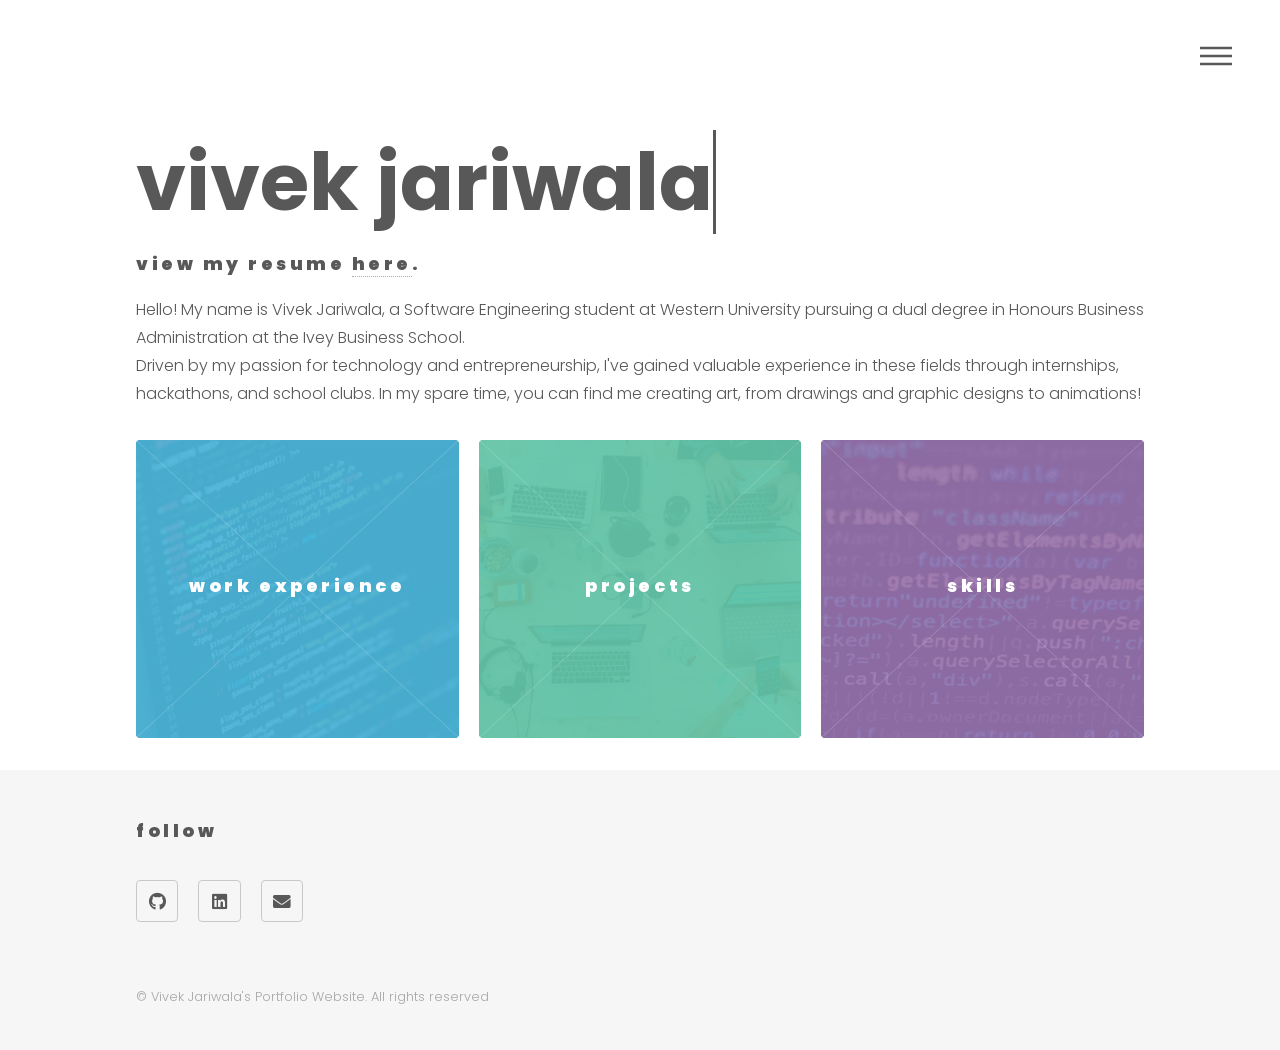
<file: index.html>
<!DOCTYPE HTML>

<html>
	<head>
		<title>Vivek Jariwala's Portfolio Website</title>
		<meta charset="utf-8" />
		<meta name="viewport" content="width=device-width, initial-scale=1, user-scalable=no" />
		<link rel="stylesheet" href="assets/css/main.css" />
		<link rel="stylesheet" href="https://fonts.googleapis.com/css?family=Poppins&display=swap">
		<noscript><link rel="stylesheet" href="assets/css/noscript.css" /></noscript>
	</head>
	<body class="is-preload">
		<!-- Wrapper -->
			<div id="wrapper">

				<!-- Header -->
					<header id="header">
						<div class="inner">

								<nav>
									<ul>
										<li><a href="#menu">Menu</a></li>
									</ul>
								</nav>

						</div>
					</header>

				<!-- Menu -->
					<nav id="menu">
						<h2>Menu</h2>
						<ul>
							<li><a href="index.html">home</a></li>
							<li><a href="work-experience.html">work experience</a></li>
							<li><a href="projects.html">projects</a></li>
							<li><a href="skills.html">skills</a></li>
						</ul>
					</nav>

				<!-- Main -->
					<div id="main">
						<div class="inner">
							<header>
								<div class="typing-container">
									<h1 class="typing-text">vivek jariwala</h1>
								</div>
								<h2>View my resume <a target=”_blank” href="https://drive.google.com/file/d/18LBmJfYruo4C1u-E-LK7DwhNSzO3cRwu/view?usp=sharing">here</a>.
								</h2>
								<p class="about-paragraph">Hello! My name is Vivek Jariwala, a Software Engineering student at Western University pursuing a dual degree in Honours Business Administration at the Ivey Business School. <br> Driven by my passion for technology and entrepreneurship, I've gained valuable experience in these fields through internships, hackathons, and school clubs. In my spare time, you can find me creating art, from drawings and graphic designs to animations!</p>

							</header>
							<section class="tiles">
								<article class="style1">
									<span class="image">
										<img src="images/work_experience_front.jpg" alt="" />
									</span>
									<a href="work-experience.html">
										<h2>work experience</h2>
										<div class="content">
											<p class="subheader">a brief description of all my previous internships</p>
										</div>
									</a>
								</article>

								<article class="style3">
									<span class="image">
										<img src="images/projects_front.jpg" alt="" />
									</span>
									<a href="projects.html">
										<h2>projects</h2>
										<div class="content">
											<p class="subheader">a selection of some of my favourite personal and academic projects</p>
										</div>
									</a>
								</article>

								<article class="style5">
									<span class="image">
										<img src="images/skills_front.jpg" alt="" />
									</span>
									<a href="skills.html">
										<h2>skills</h2>
										<div class="content">
											<p class="subheader">a list of some of my best technical skills</p>
										</div>
									</a>
								</article>

							</section>
						</div>
					</div>

				<!-- Footer -->
					<footer id="footer">
						<div class="inner">

							<section>
								<h2>Follow</h2>
								<ul class="icons">
									<li><a href="https://github.com/vivekajayjariwala" target="_blank" class="icon brands style2 fa-github"><span class="label">GitHub</span></a></li>
									<li><a href="https://www.linkedin.com/in/vivek-jariwala/" target="_blank" class="icon brands style2 fa-linkedin"><span class="label">LinkedIn</span></a></li>
									<li><a href="mailto: vjariwala.hba2025@ivey.ca" target="_blank" class="icon solid style2 fa-envelope"><span class="label">Email</span></a></li>
								</ul>
							</section>
							<ul class="copyright">
								<li>&copy; Vivek Jariwala's Portfolio Website. All rights reserved</li>
							</ul>
						</div>
					</footer>

			</div>

		<!-- Scripts -->
			<script src="assets/js/jquery.min.js"></script>
			<script src="assets/js/browser.min.js"></script>
			<script src="assets/js/breakpoints.min.js"></script>
			<script src="assets/js/util.js"></script>
			<script src="assets/js/main.js"></script>

	</body>
</html>
</file>
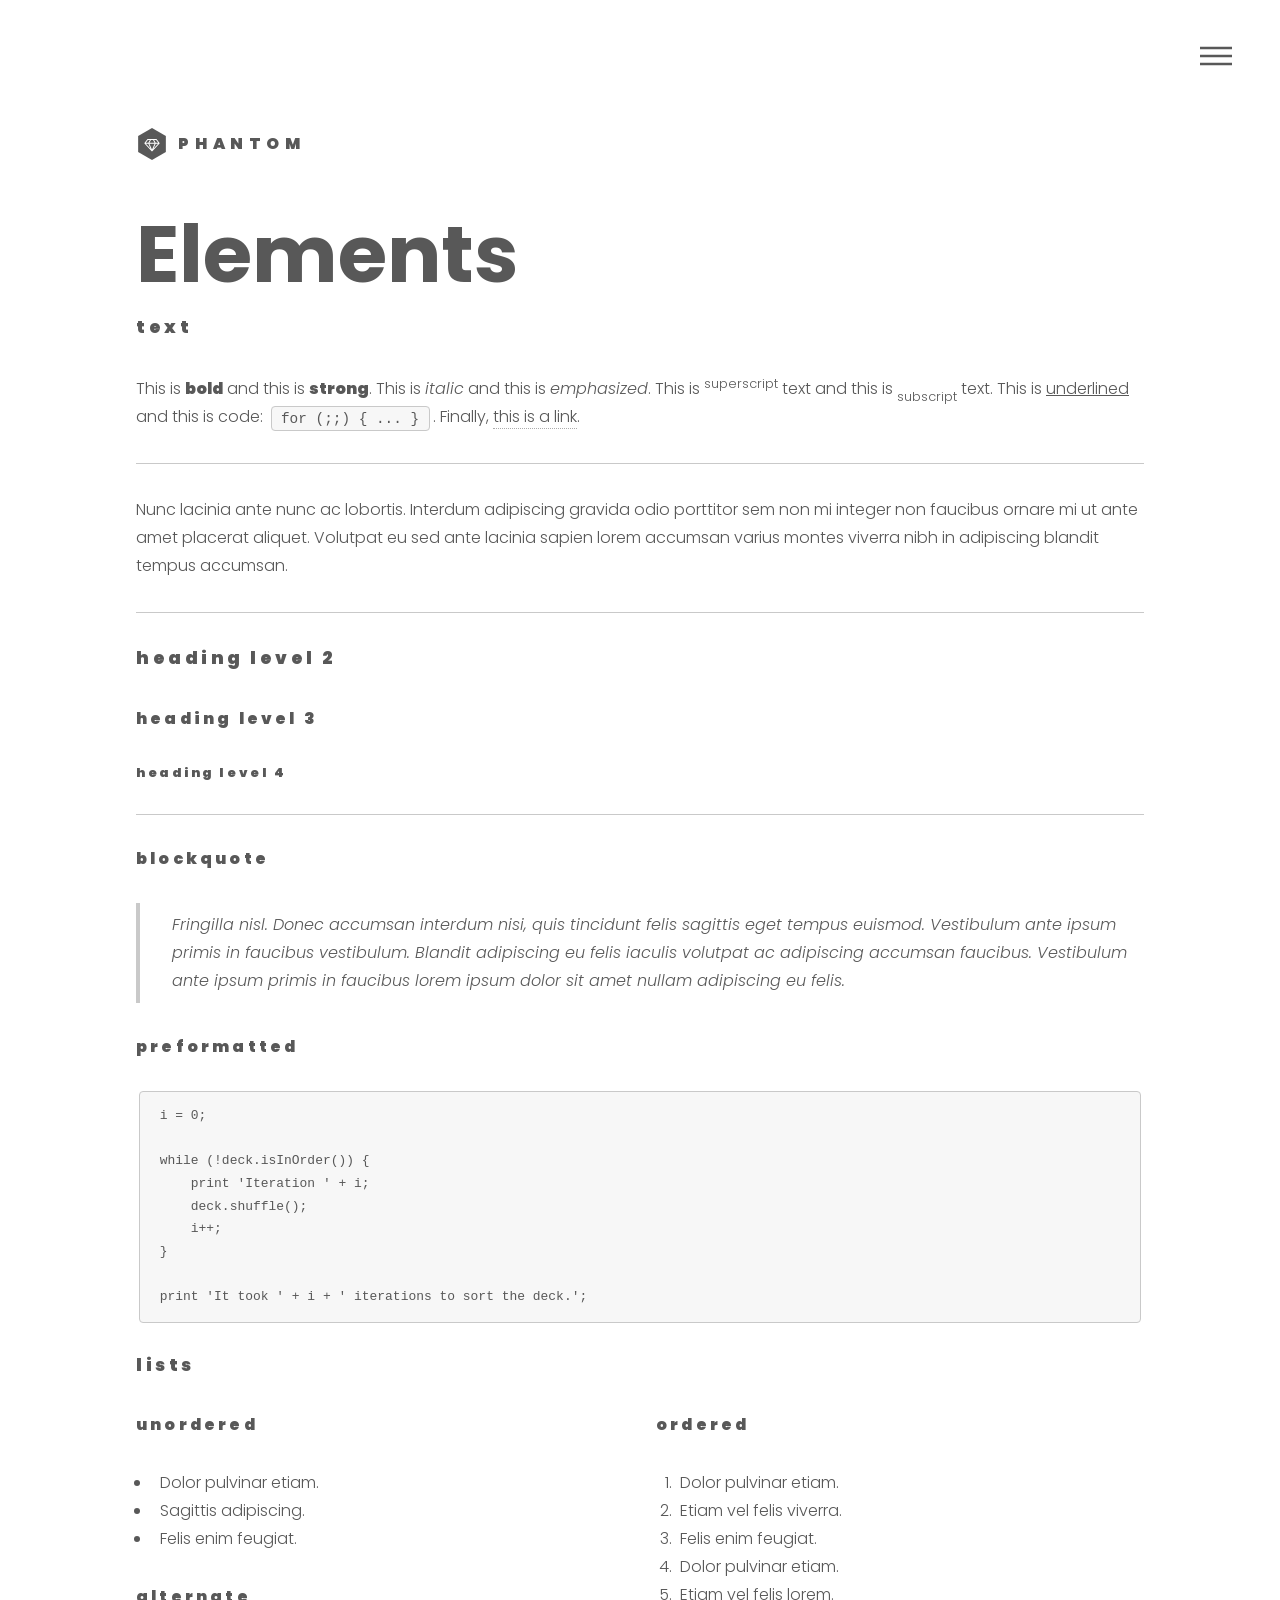
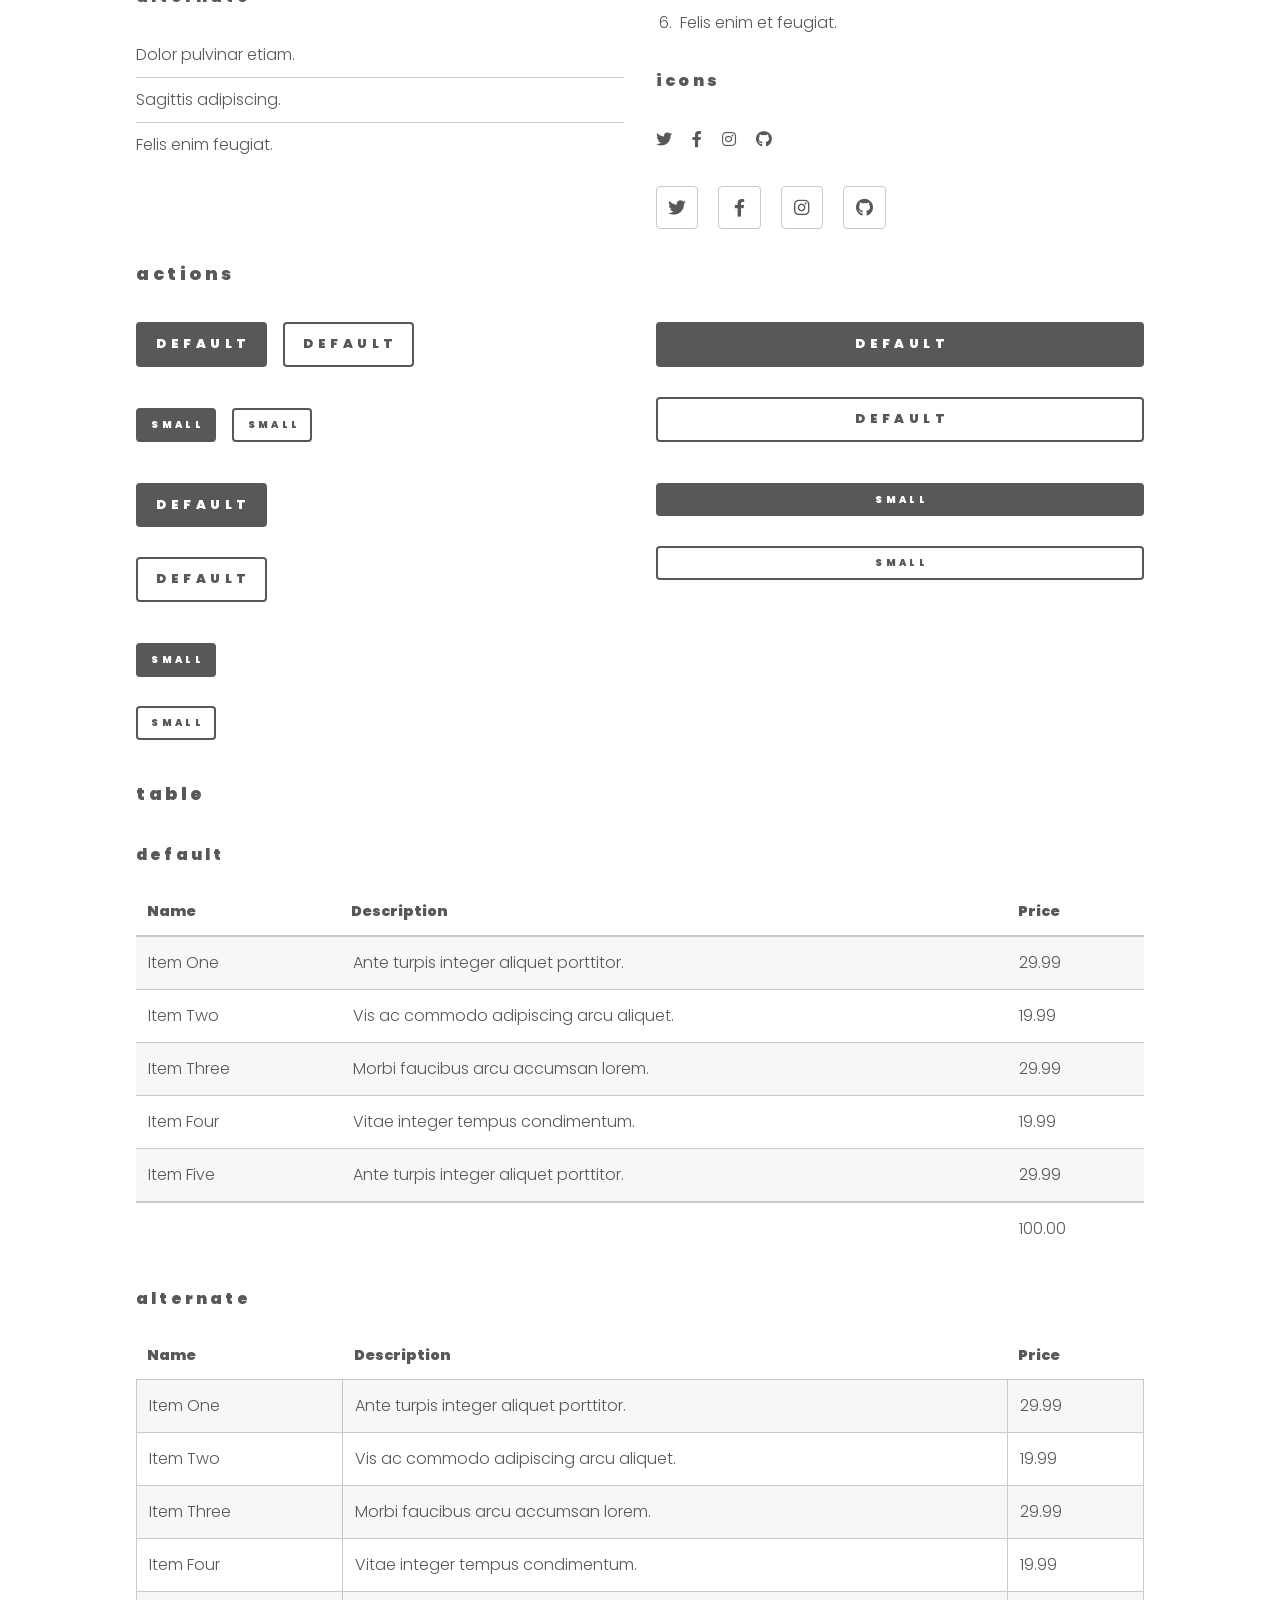
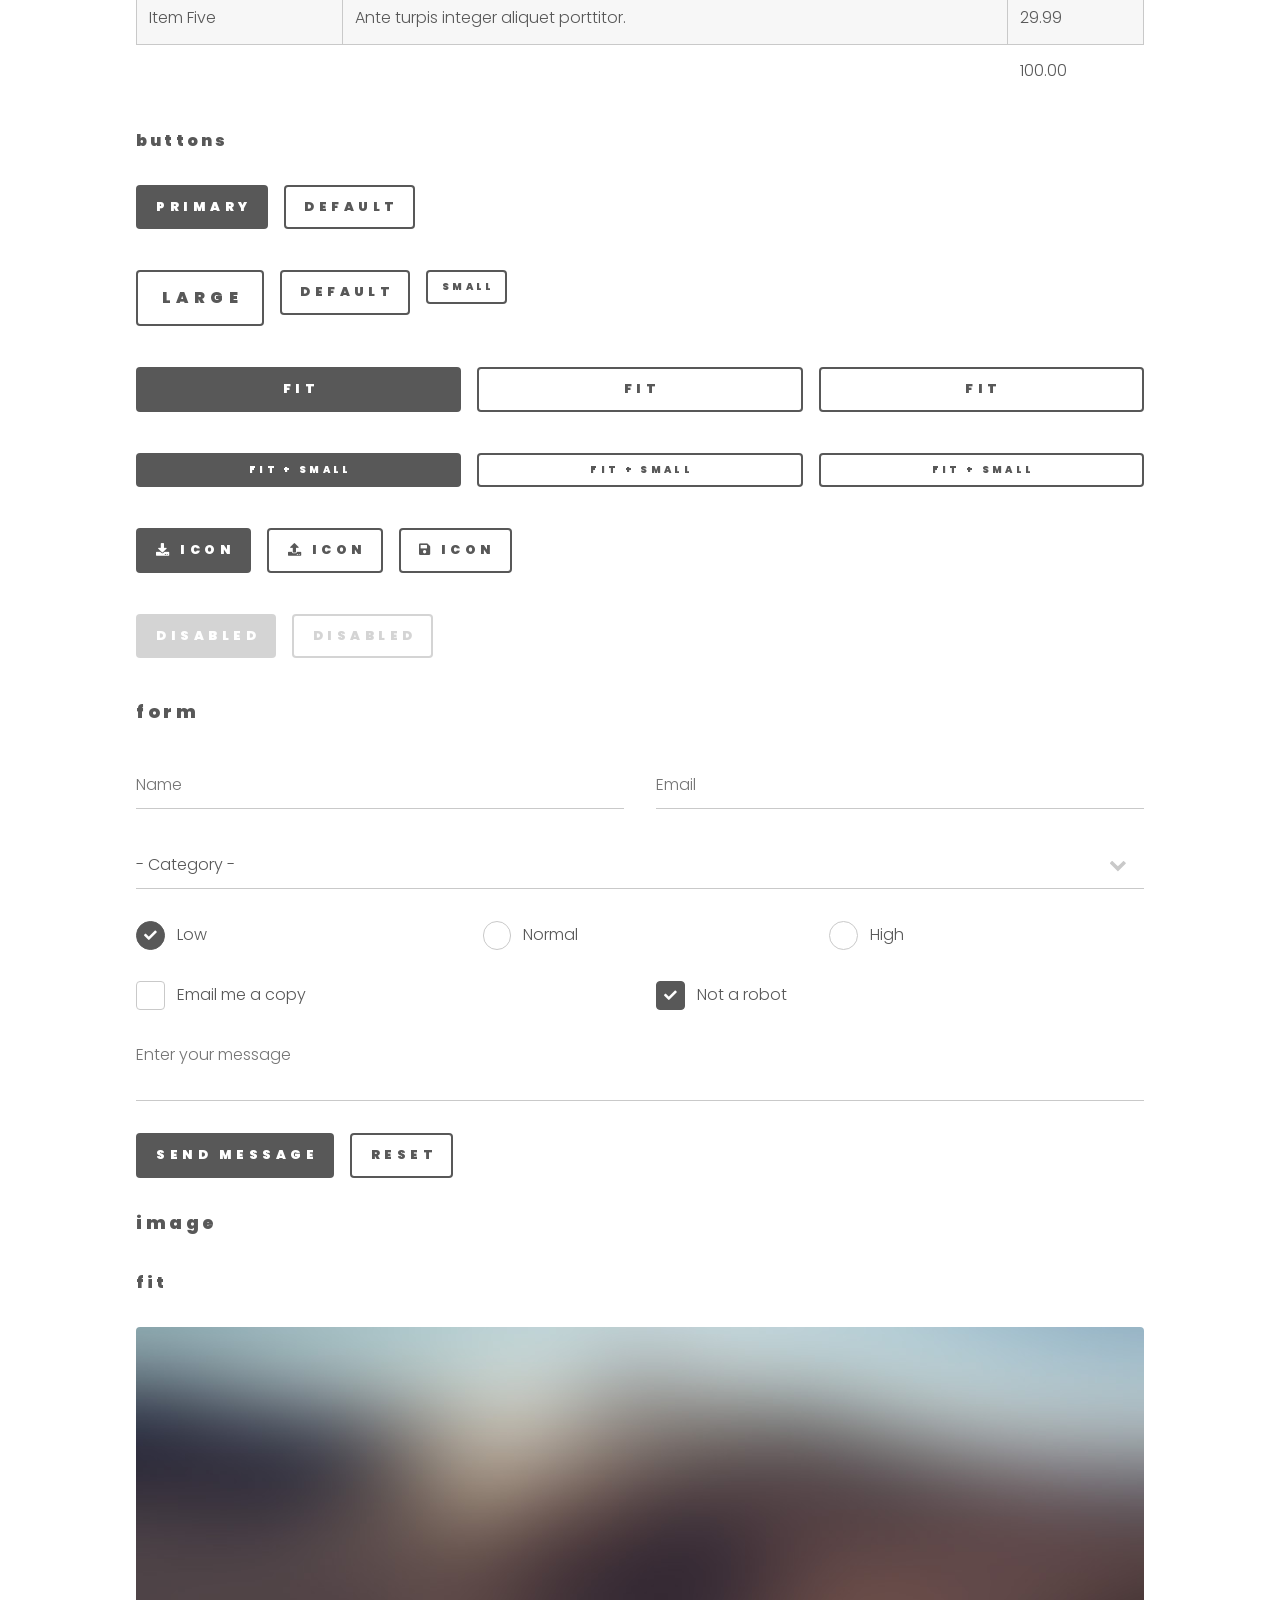
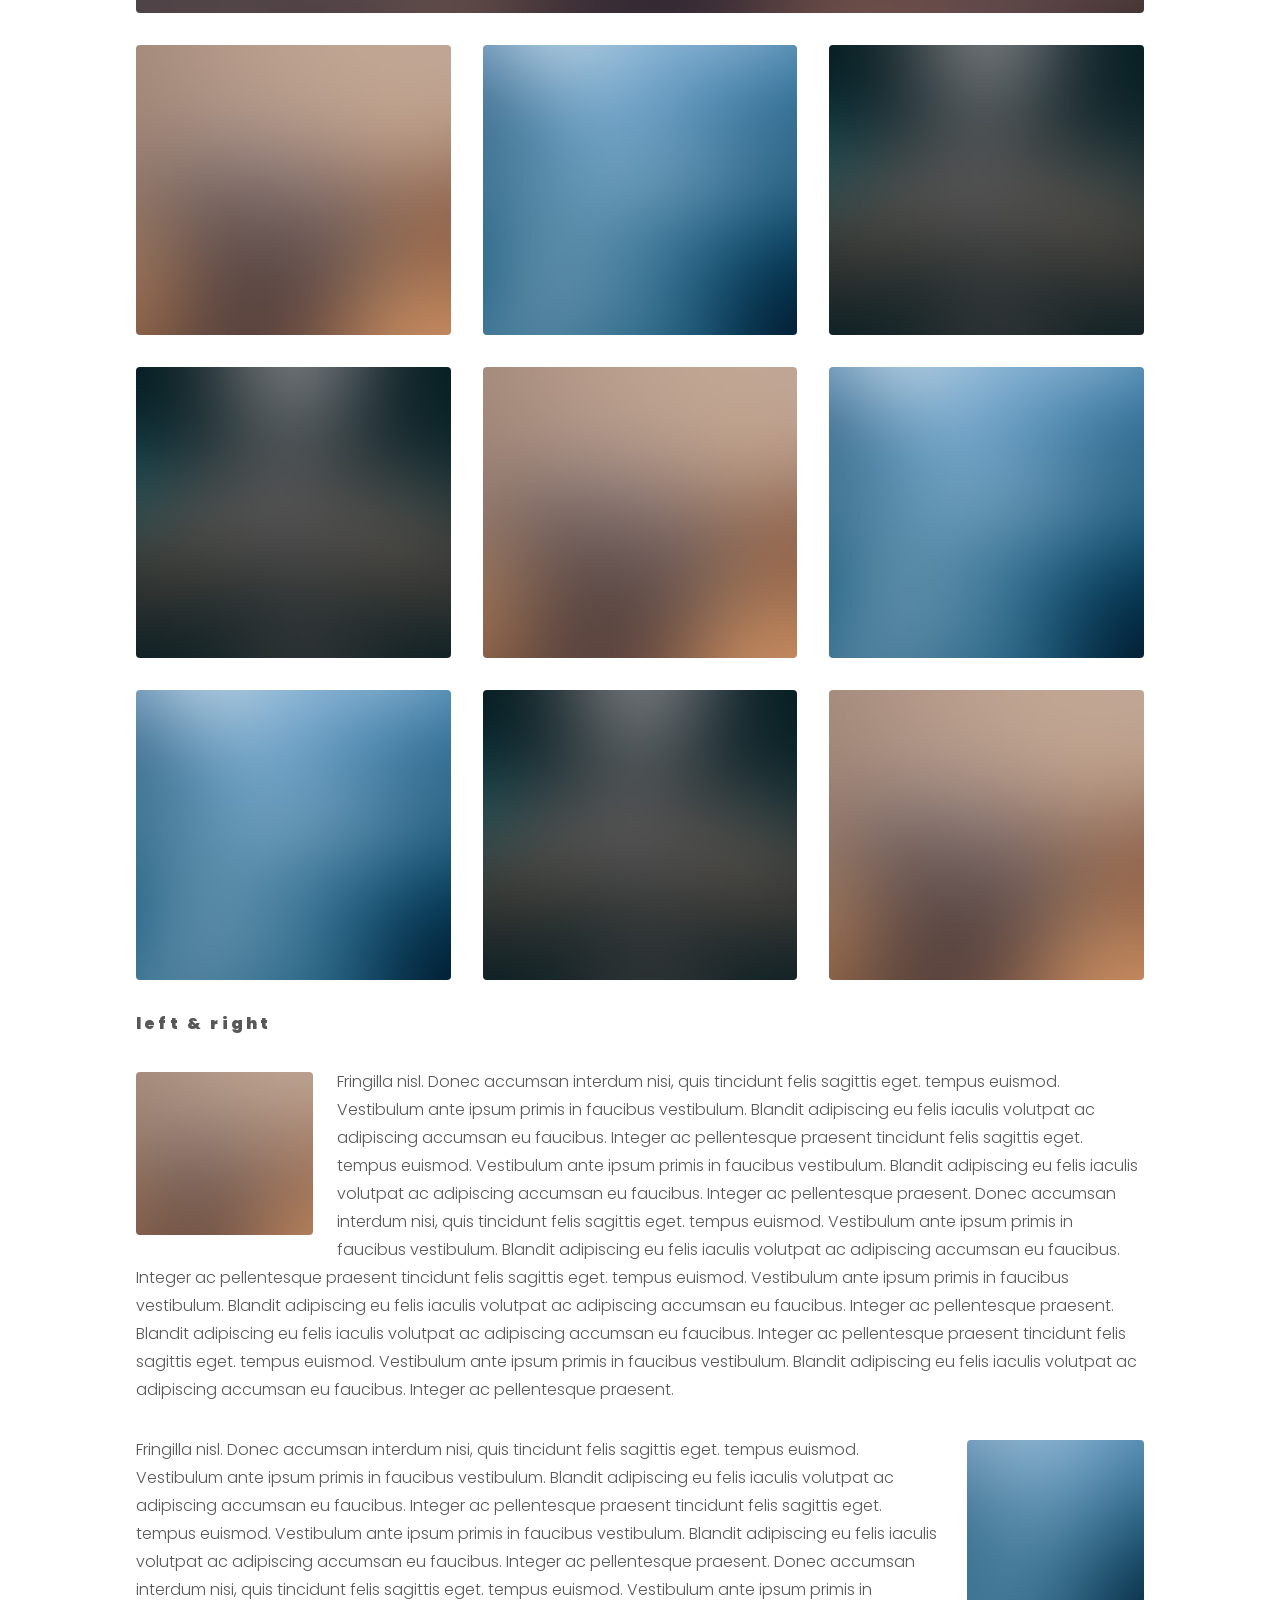
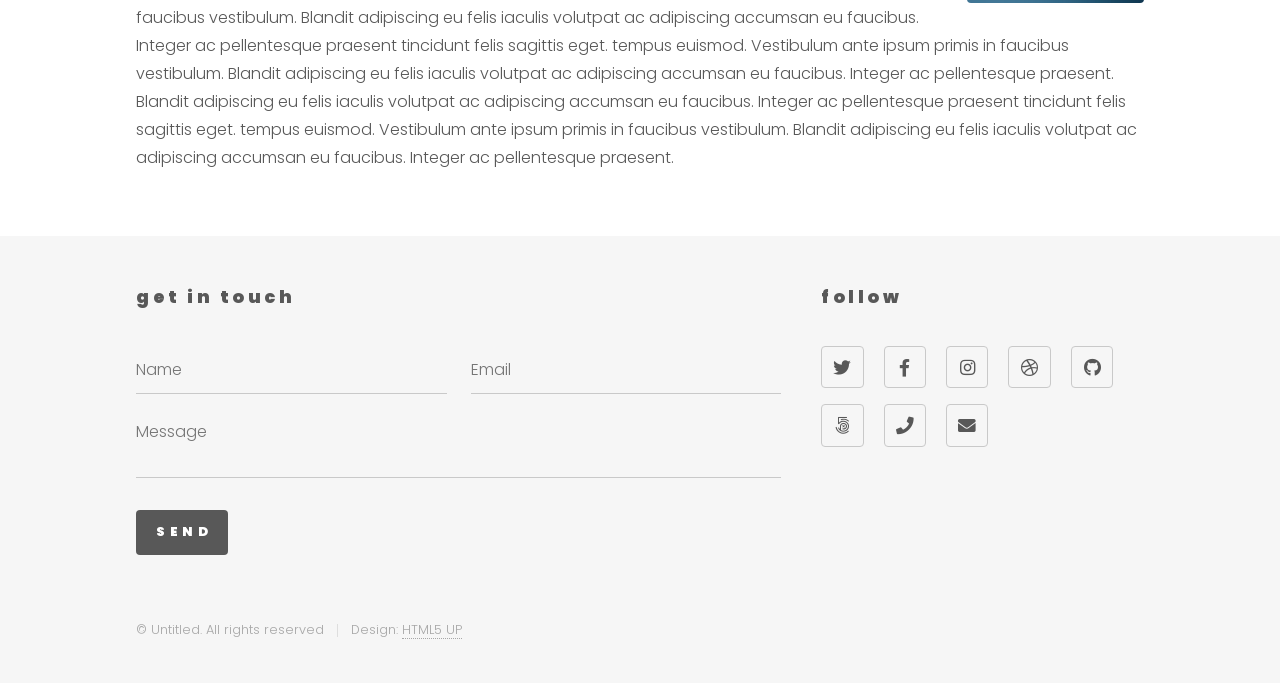
<file: elements.html>
<!DOCTYPE HTML>
<!--
	Phantom by HTML5 UP
	html5up.net | @ajlkn
	Free for personal and commercial use under the CCA 3.0 license (html5up.net/license)
-->
<html>
	<head>
		<title>Elements - Phantom by HTML5 UP</title>
		<meta charset="utf-8" />
		<meta name="viewport" content="width=device-width, initial-scale=1, user-scalable=no" />
		<link rel="stylesheet" href="assets/css/main.css" />
		<noscript><link rel="stylesheet" href="assets/css/noscript.css" /></noscript>
	</head>
	<body class="is-preload">
		<!-- Wrapper -->
			<div id="wrapper">

				<!-- Header -->
					<header id="header">
						<div class="inner">

							<!-- Logo -->
								<a href="index.html" class="logo">
									<span class="symbol"><img src="images/logo.svg" alt="" /></span><span class="title">Phantom</span>
								</a>

							<!-- Nav -->
								<nav>
									<ul>
										<li><a href="#menu">Menu</a></li>
									</ul>
								</nav>

						</div>
					</header>

				<!-- Menu -->
					<nav id="menu">
						<h2>Menu</h2>
						<ul>
							<li><a href="index.html">Home</a></li>
							<li><a href="generic.html">Ipsum veroeros</a></li>
							<li><a href="generic.html">Tempus etiam</a></li>
							<li><a href="generic.html">Consequat dolor</a></li>
							<li><a href="elements.html">Elements</a></li>
						</ul>
					</nav>

				<!-- Main -->
					<div id="main">
						<div class="inner">
							<h1>Elements</h1>

							<!-- Text -->
								<section>
									<h2>Text</h2>
									<p>This is <b>bold</b> and this is <strong>strong</strong>. This is <i>italic</i> and this is <em>emphasized</em>.
									This is <sup>superscript</sup> text and this is <sub>subscript</sub> text.
									This is <u>underlined</u> and this is code: <code>for (;;) { ... }</code>. Finally, <a href="#">this is a link</a>.</p>
									<hr />
									<p>Nunc lacinia ante nunc ac lobortis. Interdum adipiscing gravida odio porttitor sem non mi integer non faucibus ornare mi ut ante amet placerat aliquet. Volutpat eu sed ante lacinia sapien lorem accumsan varius montes viverra nibh in adipiscing blandit tempus accumsan.</p>
									<hr />
									<h2>Heading Level 2</h2>
									<h3>Heading Level 3</h3>
									<h4>Heading Level 4</h4>
									<hr />
									<h3>Blockquote</h3>
									<blockquote>Fringilla nisl. Donec accumsan interdum nisi, quis tincidunt felis sagittis eget tempus euismod. Vestibulum ante ipsum primis in faucibus vestibulum. Blandit adipiscing eu felis iaculis volutpat ac adipiscing accumsan faucibus. Vestibulum ante ipsum primis in faucibus lorem ipsum dolor sit amet nullam adipiscing eu felis.</blockquote>
									<h3>Preformatted</h3>
									<pre><code>i = 0;

while (!deck.isInOrder()) {
    print 'Iteration ' + i;
    deck.shuffle();
    i++;
}

print 'It took ' + i + ' iterations to sort the deck.';</code></pre>
								</section>

							<!-- Lists -->
								<section>
									<h2>Lists</h2>
									<div class="row">
										<div class="col-6 col-12-medium">
											<h3>Unordered</h3>
											<ul>
												<li>Dolor pulvinar etiam.</li>
												<li>Sagittis adipiscing.</li>
												<li>Felis enim feugiat.</li>
											</ul>
											<h3>Alternate</h3>
											<ul class="alt">
												<li>Dolor pulvinar etiam.</li>
												<li>Sagittis adipiscing.</li>
												<li>Felis enim feugiat.</li>
											</ul>
										</div>
										<div class="col-6 col-12-medium">
											<h3>Ordered</h3>
											<ol>
												<li>Dolor pulvinar etiam.</li>
												<li>Etiam vel felis viverra.</li>
												<li>Felis enim feugiat.</li>
												<li>Dolor pulvinar etiam.</li>
												<li>Etiam vel felis lorem.</li>
												<li>Felis enim et feugiat.</li>
											</ol>
											<h3>Icons</h3>
											<ul class="icons">
												<li><a href="#" class="icon brands style1 fa-twitter"><span class="label">Twitter</span></a></li>
												<li><a href="#" class="icon brands style1 fa-facebook-f"><span class="label">Facebook</span></a></li>
												<li><a href="#" class="icon brands style1 fa-instagram"><span class="label">Instagram</span></a></li>
												<li><a href="#" class="icon brands style1 fa-github"><span class="label">Github</span></a></li>
											</ul>
											<ul class="icons">
												<li><a href="#" class="icon brands style2 fa-twitter"><span class="label">Twitter</span></a></li>
												<li><a href="#" class="icon brands style2 fa-facebook-f"><span class="label">Facebook</span></a></li>
												<li><a href="#" class="icon brands style2 fa-instagram"><span class="label">Instagram</span></a></li>
												<li><a href="#" class="icon brands style2 fa-github"><span class="label">Github</span></a></li>
											</ul>
										</div>
									</div>
									<h2>Actions</h2>
									<div class="row">
										<div class="col-6 col-12-medium">
											<ul class="actions">
												<li><a href="#" class="button primary">Default</a></li>
												<li><a href="#" class="button">Default</a></li>
											</ul>
											<ul class="actions small">
												<li><a href="#" class="button primary small">Small</a></li>
												<li><a href="#" class="button small">Small</a></li>
											</ul>
											<ul class="actions stacked">
												<li><a href="#" class="button primary">Default</a></li>
												<li><a href="#" class="button">Default</a></li>
											</ul>
											<ul class="actions stacked">
												<li><a href="#" class="button primary small">Small</a></li>
												<li><a href="#" class="button small">Small</a></li>
											</ul>
										</div>
										<div class="col-6 col-12-medium">
											<ul class="actions stacked">
												<li><a href="#" class="button primary fit">Default</a></li>
												<li><a href="#" class="button fit">Default</a></li>
											</ul>
											<ul class="actions stacked">
												<li><a href="#" class="button primary small fit">Small</a></li>
												<li><a href="#" class="button small fit">Small</a></li>
											</ul>
										</div>
									</div>
								</section>

							<!-- Table -->
								<section>
									<h2>Table</h2>
									<h3>Default</h3>
									<div class="table-wrapper">
										<table>
											<thead>
												<tr>
													<th>Name</th>
													<th>Description</th>
													<th>Price</th>
												</tr>
											</thead>
											<tbody>
												<tr>
													<td>Item One</td>
													<td>Ante turpis integer aliquet porttitor.</td>
													<td>29.99</td>
												</tr>
												<tr>
													<td>Item Two</td>
													<td>Vis ac commodo adipiscing arcu aliquet.</td>
													<td>19.99</td>
												</tr>
												<tr>
													<td>Item Three</td>
													<td> Morbi faucibus arcu accumsan lorem.</td>
													<td>29.99</td>
												</tr>
												<tr>
													<td>Item Four</td>
													<td>Vitae integer tempus condimentum.</td>
													<td>19.99</td>
												</tr>
												<tr>
													<td>Item Five</td>
													<td>Ante turpis integer aliquet porttitor.</td>
													<td>29.99</td>
												</tr>
											</tbody>
											<tfoot>
												<tr>
													<td colspan="2"></td>
													<td>100.00</td>
												</tr>
											</tfoot>
										</table>
									</div>

									<h3>Alternate</h3>
									<div class="table-wrapper">
										<table class="alt">
											<thead>
												<tr>
													<th>Name</th>
													<th>Description</th>
													<th>Price</th>
												</tr>
											</thead>
											<tbody>
												<tr>
													<td>Item One</td>
													<td>Ante turpis integer aliquet porttitor.</td>
													<td>29.99</td>
												</tr>
												<tr>
													<td>Item Two</td>
													<td>Vis ac commodo adipiscing arcu aliquet.</td>
													<td>19.99</td>
												</tr>
												<tr>
													<td>Item Three</td>
													<td> Morbi faucibus arcu accumsan lorem.</td>
													<td>29.99</td>
												</tr>
												<tr>
													<td>Item Four</td>
													<td>Vitae integer tempus condimentum.</td>
													<td>19.99</td>
												</tr>
												<tr>
													<td>Item Five</td>
													<td>Ante turpis integer aliquet porttitor.</td>
													<td>29.99</td>
												</tr>
											</tbody>
											<tfoot>
												<tr>
													<td colspan="2"></td>
													<td>100.00</td>
												</tr>
											</tfoot>
										</table>
									</div>
								</section>

							<!-- Buttons -->
								<section>
									<h3>Buttons</h3>
									<ul class="actions">
										<li><a href="#" class="button primary">Primary</a></li>
										<li><a href="#" class="button">Default</a></li>
									</ul>
									<ul class="actions">
										<li><a href="#" class="button large">Large</a></li>
										<li><a href="#" class="button">Default</a></li>
										<li><a href="#" class="button small">Small</a></li>
									</ul>
									<ul class="actions fit">
										<li><a href="#" class="button primary fit">Fit</a></li>
										<li><a href="#" class="button fit">Fit</a></li>
										<li><a href="#" class="button fit">Fit</a></li>
									</ul>
									<ul class="actions fit small">
										<li><a href="#" class="button primary fit small">Fit + Small</a></li>
										<li><a href="#" class="button fit small">Fit + Small</a></li>
										<li><a href="#" class="button fit small">Fit + Small</a></li>
									</ul>
									<ul class="actions">
										<li><a href="#" class="button primary icon solid fa-download">Icon</a></li>
										<li><a href="#" class="button icon solid fa-upload">Icon</a></li>
										<li><a href="#" class="button icon solid fa-save">Icon</a></li>
									</ul>
									<ul class="actions">
										<li><span class="button primary disabled">Disabled</span></li>
										<li><span class="button disabled">Disabled</span></li>
									</ul>
								</section>

							<!-- Form -->
								<section>
									<h2>Form</h2>
									<form method="post" action="#">
										<div class="row gtr-uniform">
											<div class="col-6 col-12-xsmall">
												<input type="text" name="demo-name" id="demo-name" value="" placeholder="Name" />
											</div>
											<div class="col-6 col-12-xsmall">
												<input type="email" name="demo-email" id="demo-email" value="" placeholder="Email" />
											</div>
											<div class="col-12">
												<select name="demo-category" id="demo-category">
													<option value="">- Category -</option>
													<option value="1">Manufacturing</option>
													<option value="1">Shipping</option>
													<option value="1">Administration</option>
													<option value="1">Human Resources</option>
												</select>
											</div>
											<div class="col-4 col-12-small">
												<input type="radio" id="demo-priority-low" name="demo-priority" checked>
												<label for="demo-priority-low">Low</label>
											</div>
											<div class="col-4 col-12-small">
												<input type="radio" id="demo-priority-normal" name="demo-priority">
												<label for="demo-priority-normal">Normal</label>
											</div>
											<div class="col-4 col-12-small">
												<input type="radio" id="demo-priority-high" name="demo-priority">
												<label for="demo-priority-high">High</label>
											</div>
											<div class="col-6 col-12-small">
												<input type="checkbox" id="demo-copy" name="demo-copy">
												<label for="demo-copy">Email me a copy</label>
											</div>
											<div class="col-6 col-12-small">
												<input type="checkbox" id="demo-human" name="demo-human" checked>
												<label for="demo-human">Not a robot</label>
											</div>
											<div class="col-12">
												<textarea name="demo-message" id="demo-message" placeholder="Enter your message" rows="6"></textarea>
											</div>
											<div class="col-12">
												<ul class="actions">
													<li><input type="submit" value="Send Message" class="primary" /></li>
													<li><input type="reset" value="Reset" /></li>
												</ul>
											</div>
										</div>
									</form>
								</section>

							<!-- Image -->
								<section>
									<h2>Image</h2>
									<h3>Fit</h3>
									<div class="box alt">
										<div class="row gtr-uniform">
											<div class="col-12"><span class="image fit"><img src="images/pic13.jpg" alt="" /></span></div>
											<div class="col-4"><span class="image fit"><img src="images/pic01.jpg" alt="" /></span></div>
											<div class="col-4"><span class="image fit"><img src="images/pic02.jpg" alt="" /></span></div>
											<div class="col-4"><span class="image fit"><img src="images/pic03.jpg" alt="" /></span></div>
											<div class="col-4"><span class="image fit"><img src="images/pic03.jpg" alt="" /></span></div>
											<div class="col-4"><span class="image fit"><img src="images/pic01.jpg" alt="" /></span></div>
											<div class="col-4"><span class="image fit"><img src="images/pic02.jpg" alt="" /></span></div>
											<div class="col-4"><span class="image fit"><img src="images/pic02.jpg" alt="" /></span></div>
											<div class="col-4"><span class="image fit"><img src="images/pic03.jpg" alt="" /></span></div>
											<div class="col-4"><span class="image fit"><img src="images/pic01.jpg" alt="" /></span></div>
										</div>
									</div>
									<h3>Left &amp; Right</h3>
									<p><span class="image left"><img src="images/pic14.jpg" alt="" /></span>Fringilla nisl. Donec accumsan interdum nisi, quis tincidunt felis sagittis eget. tempus euismod. Vestibulum ante ipsum primis in faucibus vestibulum. Blandit adipiscing eu felis iaculis volutpat ac adipiscing accumsan eu faucibus. Integer ac pellentesque praesent tincidunt felis sagittis eget. tempus euismod. Vestibulum ante ipsum primis in faucibus vestibulum. Blandit adipiscing eu felis iaculis volutpat ac adipiscing accumsan eu faucibus. Integer ac pellentesque praesent. Donec accumsan interdum nisi, quis tincidunt felis sagittis eget. tempus euismod. Vestibulum ante ipsum primis in faucibus vestibulum. Blandit adipiscing eu felis iaculis volutpat ac adipiscing accumsan eu faucibus. Integer ac pellentesque praesent tincidunt felis sagittis eget. tempus euismod. Vestibulum ante ipsum primis in faucibus vestibulum. Blandit adipiscing eu felis iaculis volutpat ac adipiscing accumsan eu faucibus. Integer ac pellentesque praesent. Blandit adipiscing eu felis iaculis volutpat ac adipiscing accumsan eu faucibus. Integer ac pellentesque praesent tincidunt felis sagittis eget. tempus euismod. Vestibulum ante ipsum primis in faucibus vestibulum. Blandit adipiscing eu felis iaculis volutpat ac adipiscing accumsan eu faucibus. Integer ac pellentesque praesent.</p>
									<p><span class="image right"><img src="images/pic15.jpg" alt="" /></span>Fringilla nisl. Donec accumsan interdum nisi, quis tincidunt felis sagittis eget. tempus euismod. Vestibulum ante ipsum primis in faucibus vestibulum. Blandit adipiscing eu felis iaculis volutpat ac adipiscing accumsan eu faucibus. Integer ac pellentesque praesent tincidunt felis sagittis eget. tempus euismod. Vestibulum ante ipsum primis in faucibus vestibulum. Blandit adipiscing eu felis iaculis volutpat ac adipiscing accumsan eu faucibus. Integer ac pellentesque praesent. Donec accumsan interdum nisi, quis tincidunt felis sagittis eget. tempus euismod. Vestibulum ante ipsum primis in faucibus vestibulum. Blandit adipiscing eu felis iaculis volutpat ac adipiscing accumsan eu faucibus. Integer ac pellentesque praesent tincidunt felis sagittis eget. tempus euismod. Vestibulum ante ipsum primis in faucibus vestibulum. Blandit adipiscing eu felis iaculis volutpat ac adipiscing accumsan eu faucibus. Integer ac pellentesque praesent. Blandit adipiscing eu felis iaculis volutpat ac adipiscing accumsan eu faucibus. Integer ac pellentesque praesent tincidunt felis sagittis eget. tempus euismod. Vestibulum ante ipsum primis in faucibus vestibulum. Blandit adipiscing eu felis iaculis volutpat ac adipiscing accumsan eu faucibus. Integer ac pellentesque praesent.</p>
								</section>

						</div>
					</div>

				<!-- Footer -->
					<footer id="footer">
						<div class="inner">
							<section>
								<h2>Get in touch</h2>
								<form method="post" action="#">
									<div class="fields">
										<div class="field half">
											<input type="text" name="name" id="name" placeholder="Name" />
										</div>
										<div class="field half">
											<input type="email" name="email" id="email" placeholder="Email" />
										</div>
										<div class="field">
											<textarea name="message" id="message" placeholder="Message"></textarea>
										</div>
									</div>
									<ul class="actions">
										<li><input type="submit" value="Send" class="primary" /></li>
									</ul>
								</form>
							</section>
							<section>
								<h2>Follow</h2>
								<ul class="icons">
									<li><a href="#" class="icon brands style2 fa-twitter"><span class="label">Twitter</span></a></li>
									<li><a href="#" class="icon brands style2 fa-facebook-f"><span class="label">Facebook</span></a></li>
									<li><a href="#" class="icon brands style2 fa-instagram"><span class="label">Instagram</span></a></li>
									<li><a href="#" class="icon brands style2 fa-dribbble"><span class="label">Dribbble</span></a></li>
									<li><a href="#" class="icon brands style2 fa-github"><span class="label">GitHub</span></a></li>
									<li><a href="#" class="icon brands style2 fa-500px"><span class="label">500px</span></a></li>
									<li><a href="#" class="icon solid style2 fa-phone"><span class="label">Phone</span></a></li>
									<li><a href="#" class="icon solid style2 fa-envelope"><span class="label">Email</span></a></li>
								</ul>
							</section>
							<ul class="copyright">
								<li>&copy; Untitled. All rights reserved</li><li>Design: <a href="http://html5up.net">HTML5 UP</a></li>
							</ul>
						</div>
					</footer>

			</div>

		<!-- Scripts -->
			<script src="assets/js/jquery.min.js"></script>
			<script src="assets/js/browser.min.js"></script>
			<script src="assets/js/breakpoints.min.js"></script>
			<script src="assets/js/util.js"></script>
			<script src="assets/js/main.js"></script>

	</body>
</html>
</file>
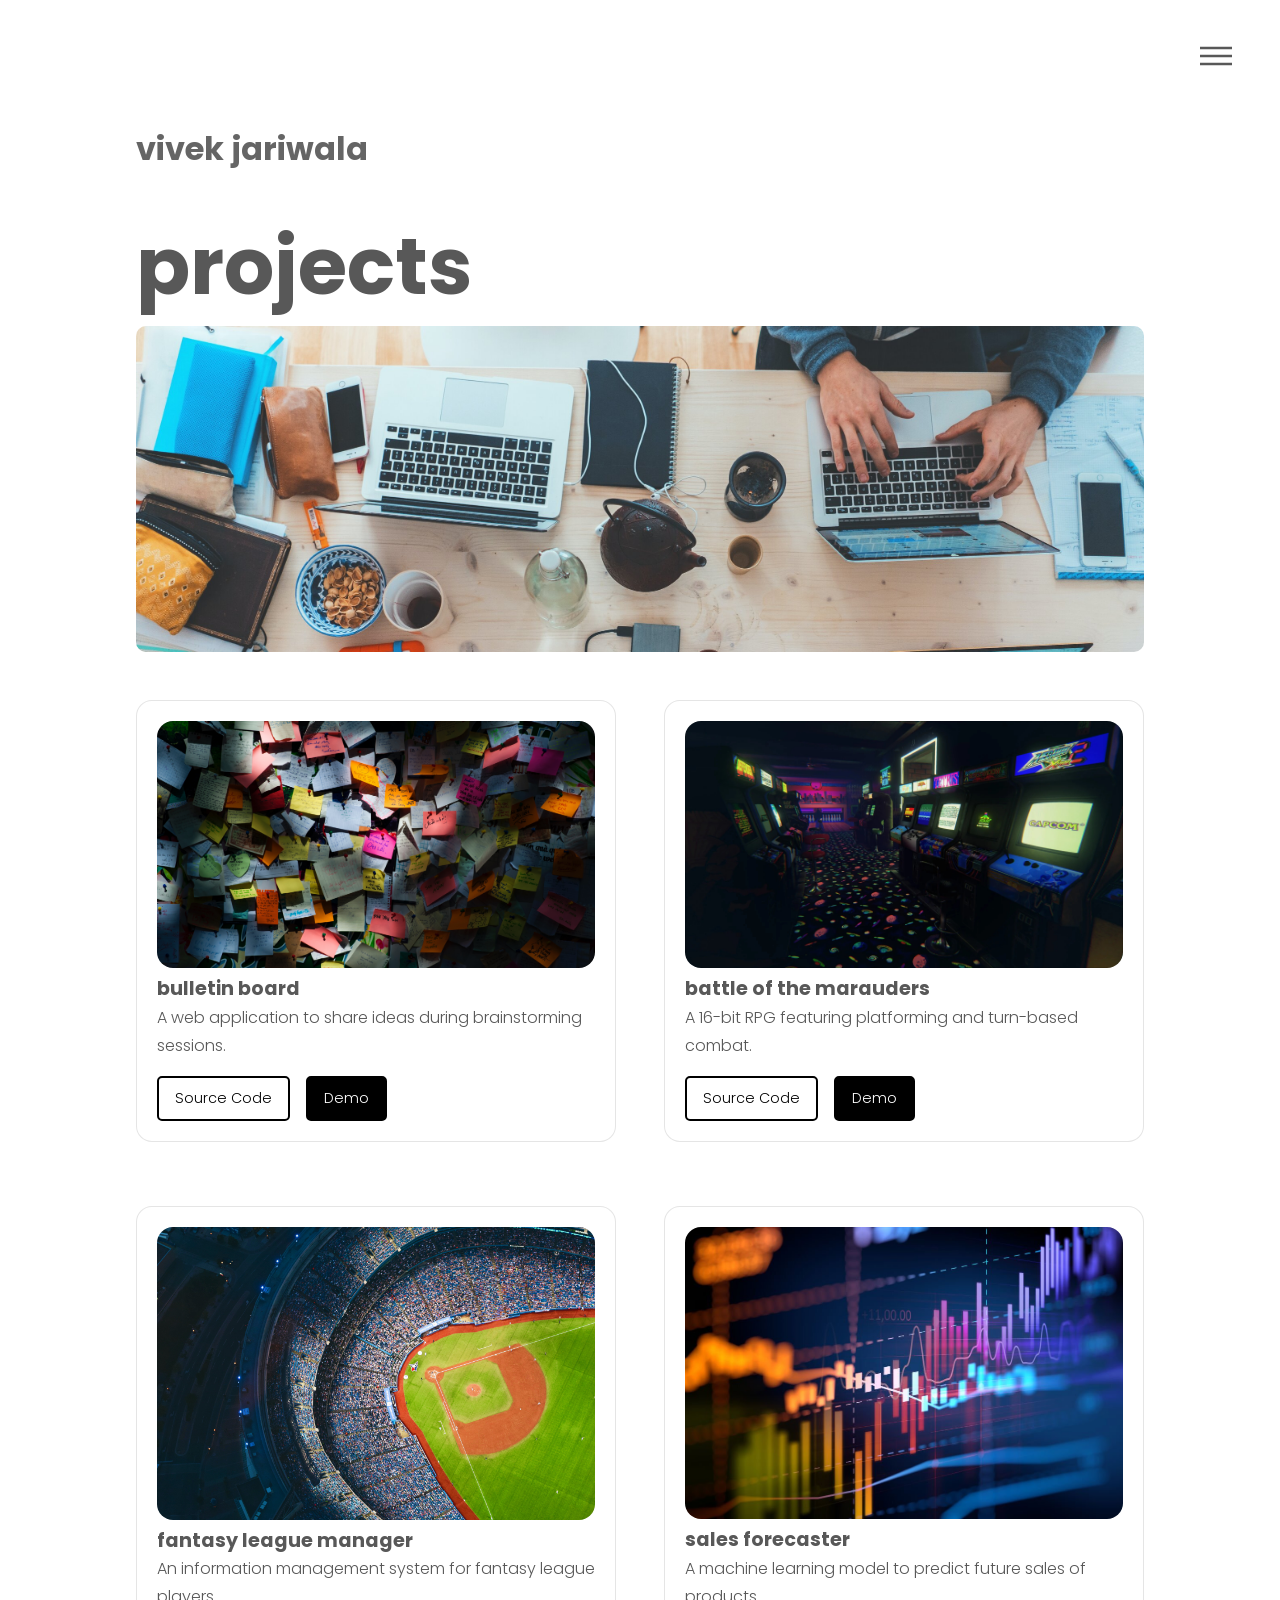
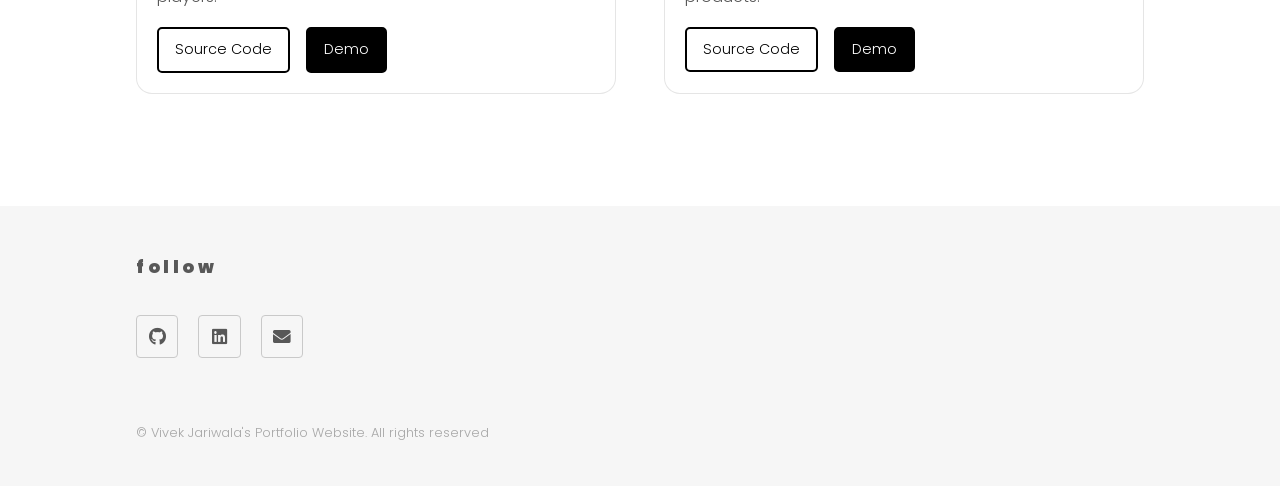
<file: projects.html>
<!DOCTYPE HTML>
<html>
<head>
	<title>Projects</title>
	<meta charset="utf-8" />
	<meta name="viewport" content="width=device-width, initial-scale=1, user-scalable=no" />
	<link rel="stylesheet" href="assets/css/main.css" />
	<noscript><link rel="stylesheet" href="assets/css/noscript.css" /></noscript>
</head>
<body class="is-preload">
<!-- Wrapper -->
<div id="wrapper">

	<!-- Header -->
	<header id="header">
		<div class="inner">

			<!-- Logo -->
			<a href="index.html" class="logo">
				<span class="logo-text">vivek jariwala</span>
			</a>

			<!-- Nav -->
			<nav>
				<ul>
					<li><a href="#menu">Menu</a></li>
				</ul>
			</nav>

		</div>
	</header>

	<!-- Menu -->
	<nav id="menu">
		<h2>Menu</h2>
		<ul>
			<li><a href="index.html">home</a></li>
			<li><a href="work-experience.html">work experience</a></li>
			<li><a href="projects.html">projects</a></li>
			<li><a href="skills.html">skills</a></li>
		</ul>
	</nav>

	<!-- Main -->
	<div id="main">
		<div class="inner">
			<h1>projects</h1>
			<span class="image main">
								<div class="banner-container">
									<img src="images/projects.jpg" alt="" />
								</div>
							</span>
			<div class="work__container container grid">
				<div class="work__card">
					<img src="images/bulletin.jpg" alt="" class="work__img">
					<h1 class="work__title">Bulletin Board</h1>
					<p class="project__description">A web application to share ideas during brainstorming sessions.</p>
					<div class="work__buttons">
						<a href="https://github.com/vivekajayjariwala/BulletinBoard" class="work__button" target="_blank">
							Source Code
						</a>
						<a href="https://youtu.be/N1UzDbpYp6c" class="work__button demo" target="_blank">Demo</a>
					</div>
				</div>
				<div class="work__card">
					<img src="images/marauders.jpg" alt="" class="work__img">
					<h1 class="work__title">Battle Of The Marauders</h1>
					<p class="project__description">A 16-bit RPG featuring platforming and turn-based combat.</p>
					<div class="work__buttons">
						<a href="https://github.com/vivekajayjariwala/BattleOfTheMarauders" class="work__button source" target="_blank">
							Source Code
						</a>
						<a href="https://youtu.be/qAzOMhzLd8Q" class="work__button demo" target="_blank">Demo</a>
					</div>
				</div>
				<div class="work__card">
					<img src="images/fantasy.jpg" alt="" class="work__img">
					<h1 class="work__title">Fantasy League Manager</h1>
					<p class="project__description">An information management system for fantasy league players.</p>
					<div class="work__buttons">
						<a href="https://github.com/vivekajayjariwala/FantasyLeagueManager" class="work__button source" target="_blank">
							Source Code
						</a>
						<a href="https://youtu.be/AGVLh1lgr00" class="work__button demo" target="_blank">Demo</a>
					</div>
				</div>
				<div class="work__card">
					<img src="images/sales.jpg" alt="" class="work__img">
					<h1 class="work__title">Sales Forecaster</h1>
					<p class="project__description">A machine learning model to predict future sales of products.</p>
					<div class="work__buttons">
						<a href="https://github.com/vivekajayjariwala/SalesForecaster" class="work__button source" target="_blank">
							Source Code
						</a>
						<a href="https://youtu.be/BsD-FK6dPkQ" class="work__button demo" target="_blank">Demo</a>
					</div>
				</div>

			</div>

		</div>
	</div>




	<!-- Footer -->
	<footer id="footer">
		<div class="inner">

			<section>
				<h2>Follow</h2>
				<ul class="icons">
					<li><a href="https://github.com/vivekajayjariwala" target="_blank" class="icon brands style2 fa-github"><span class="label">GitHub</span></a></li>
					<li><a href="https://www.linkedin.com/in/vivek-jariwala/" target="_blank" class="icon brands style2 fa-linkedin"><span class="label">LinkedIn</span></a></li>
					<li><a href="mailto: vjariwala.hba2025@ivey.ca" target="_blank" class="icon solid style2 fa-envelope"><span class="label">Email</span></a></li>
				</ul>
			</section>
			<ul class="copyright">
				<li>&copy; Vivek Jariwala's Portfolio Website. All rights reserved</li>
			</ul>
		</div>
	</footer>

</div>

<!-- Scripts -->
<script src="assets/js/jquery.min.js"></script>
<script src="assets/js/browser.min.js"></script>
<script src="assets/js/breakpoints.min.js"></script>
<script src="assets/js/util.js"></script>
<script src="assets/js/main.js"></script>

</body>
</html>
</file>
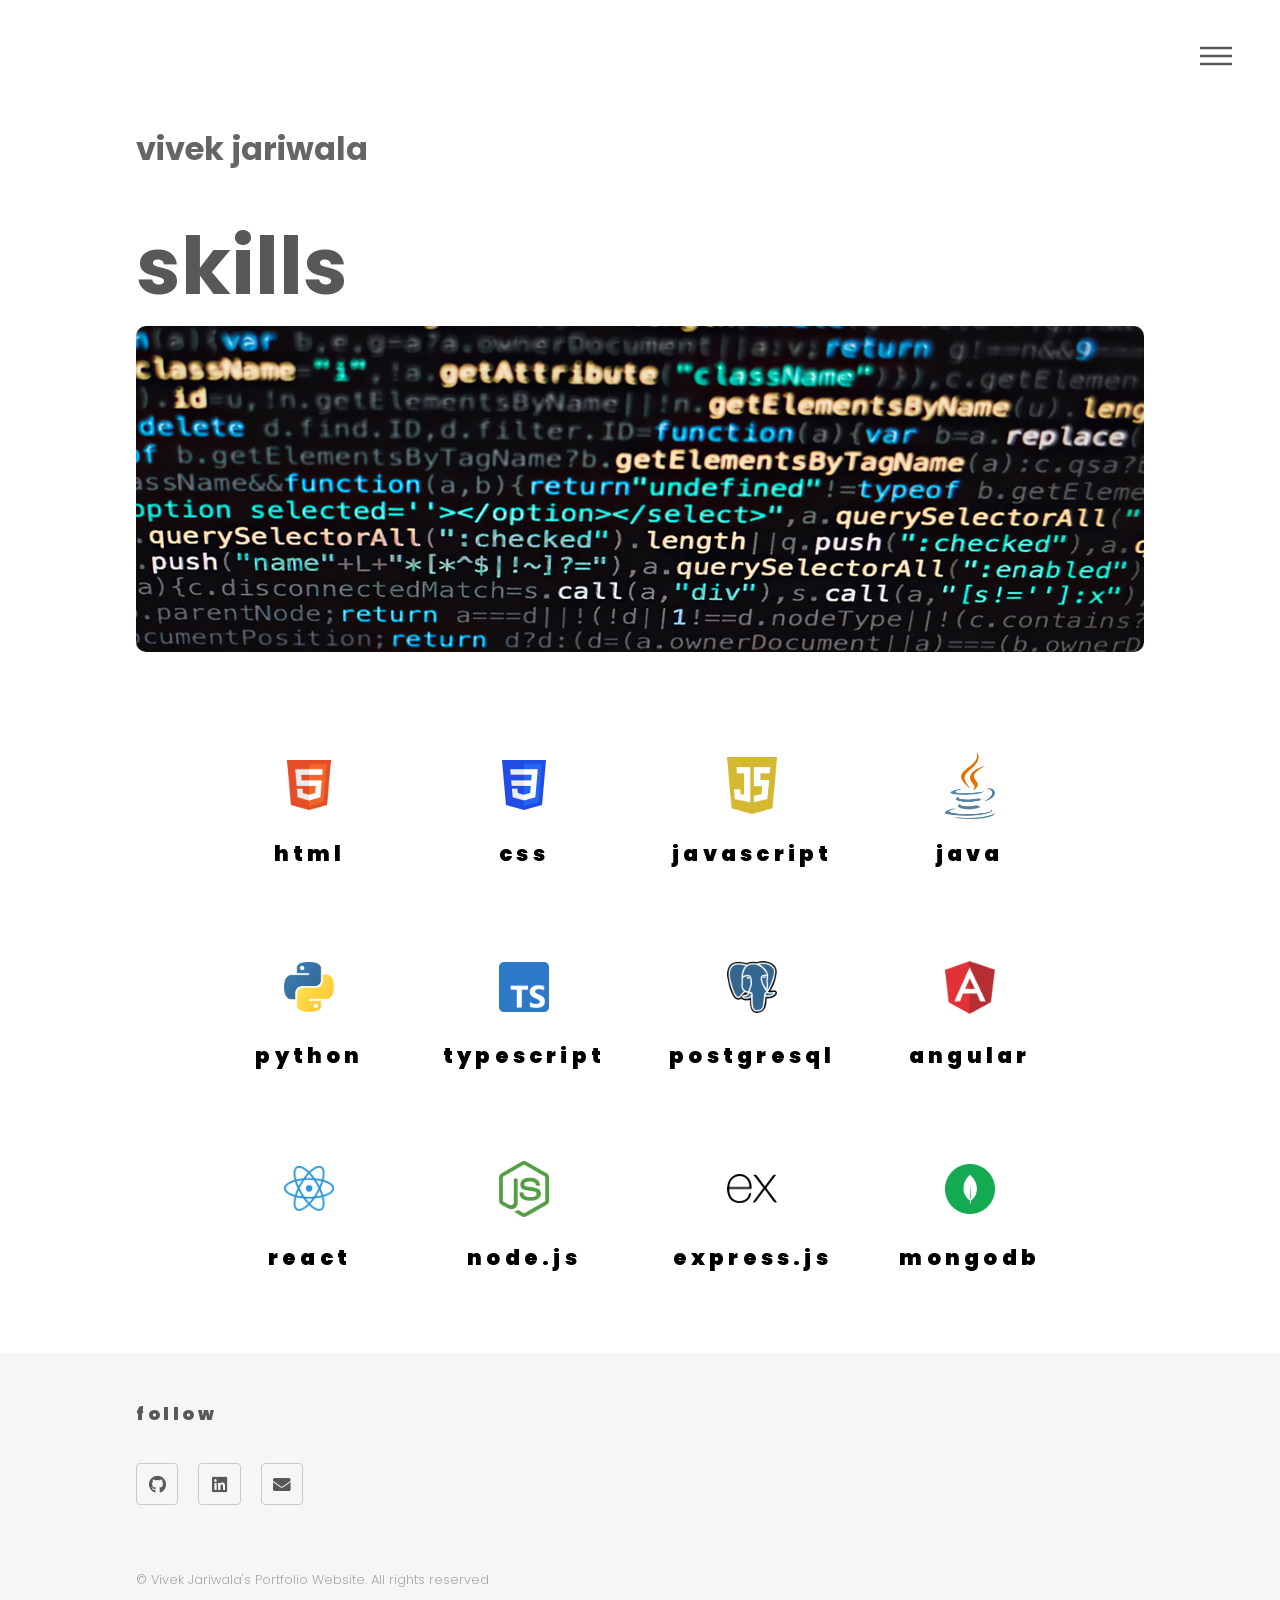
<file: skills.html>
<!DOCTYPE HTML>
<html>
<head>
	<title>Skills</title>
	<meta charset="utf-8" />
	<meta name="viewport" content="width=device-width, initial-scale=1, user-scalable=no" />
	<link rel="stylesheet" href="assets/css/main.css" />
	<noscript><link rel="stylesheet" href="assets/css/noscript.css" /></noscript>
</head>
<body class="is-preload">
<!-- Wrapper -->
<div id="wrapper">

	<!-- Header -->
	<header id="header">
		<div class="inner">

			<!-- Logo -->
			<a href="index.html" class="logo">
				<span class="logo-text">vivek jariwala</span>
			</a>

			<!-- Nav -->
			<nav>
				<ul>
					<li><a href="#menu">Menu</a></li>
				</ul>
			</nav>

		</div>
	</header>

	<!-- Menu -->
	<nav id="menu">
		<h2>Menu</h2>
		<ul>
			<li><a href="index.html">home</a></li>
			<li><a href="work-experience.html">work experience</a></li>
			<li><a href="projects.html">projects</a></li>
			<li><a href="generic.html">skills</a></li>
		</ul>
	</nav>

	<!-- Main -->
	<div id="main">
		<div class="inner">
			<h1>skills</h1>
			<span class="image main">
				<div class="banner-container">
					<img src="images/skills.jpg" alt="" />
				</div>
			</span>
			<div class="skills-container">
				<div class="skill-box">
					<div class="skill-title">
						<div class="skill-image">
							<img src="images/html5.png" class="skill-icon">
						</div>
						<h2>HTML</h2>
					</div>
				</div>
				<div class="skill-box">
					<div class="skill-title">
						<div class="skill-image">
							<img src="images/css.png" class="skill-icon">
						</div>
						<h2>CSS</h2>
					</div>
				</div>
				<div class="skill-box">
					<div class="skill-title">
						<div class="skill-image">
							<img src="images/javascript.png" class="skill-icon">
						</div>
						<h2>JavaScript</h2>
					</div>
				</div>
				<div class="skill-box">
					<div class="skill-title">
						<div class="skill-image">
							<img src="images/java.png" class="skill-icon">
						</div>
						<h2>Java</h2>
					</div>
				</div>
				<div class="skill-box">
					<div class="skill-title">
						<div class="skill-image">
							<img src="images/python.png" class="skill-icon">
						</div>
						<h2>Python</h2>
					</div>
				</div>
				<div class="skill-box">
					<div class="skill-title">
						<div class="skill-image">
							<img src="images/typescript.png" class="skill-icon">
						</div>
						<h2>typescript</h2>
					</div>
				</div>
				<div class="skill-box">
					<div class="skill-title">
						<div class="skill-image">
							<img src="images/postgresql.png" class="skill-icon">
						</div>
						<h2>PostgreSQL</h2>
					</div>
				</div>
				<div class="skill-box">
					<div class="skill-title">
						<div class="skill-image">
							<img src="images/angular.png" class="skill-icon">
						</div>
						<h2>Angular</h2>
					</div>
				</div>
				<div class="skill-box">
					<div class="skill-title">
						<div class="skill-image">
							<img src="images/react.png" class="skill-icon">
						</div>
						<h2>React</h2>
					</div>
				</div>

				<div class="skill-box">
					<div class="skill-title">
						<div class="skill-image">
							<img src="images/nodejs.png" class="skill-icon">
						</div>
						<h2>Node.js</h2>
					</div>
				</div>
				<div class="skill-box">
					<div class="skill-title">
						<div class="skill-image">
							<img src="images/expressjs.png" class="skill-icon">
						</div>
						<h2>express.js</h2>
					</div>
				</div>
				<div class="skill-box">
					<div class="skill-title">
						<div class="skill-image">
							<img src="images/mongodb.png" class="skill-icon">
						</div>
						<h2>MongoDB</h2>
					</div>
				</div>









			</div>
		</div>
	</div>




	<!-- Footer -->
	<footer id="footer">
		<div class="inner">
			<section>
				<h2>Follow</h2>
				<ul class="icons">
					<li><a href="https://github.com/vivekajayjariwala" target="_blank" class="icon brands style2 fa-github"><span class="label">GitHub</span></a></li>
					<li><a href="https://www.linkedin.com/in/vivek-jariwala/" target="_blank" class="icon brands style2 fa-linkedin"><span class="label">LinkedIn</span></a></li>
					<li><a href="mailto: vjariwala.hba2025@ivey.ca" target="_blank" class="icon solid style2 fa-envelope"><span class="label">Email</span></a></li>
				</ul>
			</section>
			<ul class="copyright">
				<li>&copy; Vivek Jariwala's Portfolio Website. All rights reserved</li>
			</ul>
		</div>
	</footer>

</div>

<!-- Scripts -->
<script src="assets/js/jquery.min.js"></script>
<script src="assets/js/browser.min.js"></script>
<script src="assets/js/breakpoints.min.js"></script>
<script src="assets/js/util.js"></script>
<script src="assets/js/main.js"></script>

</body>
</html>
</file>
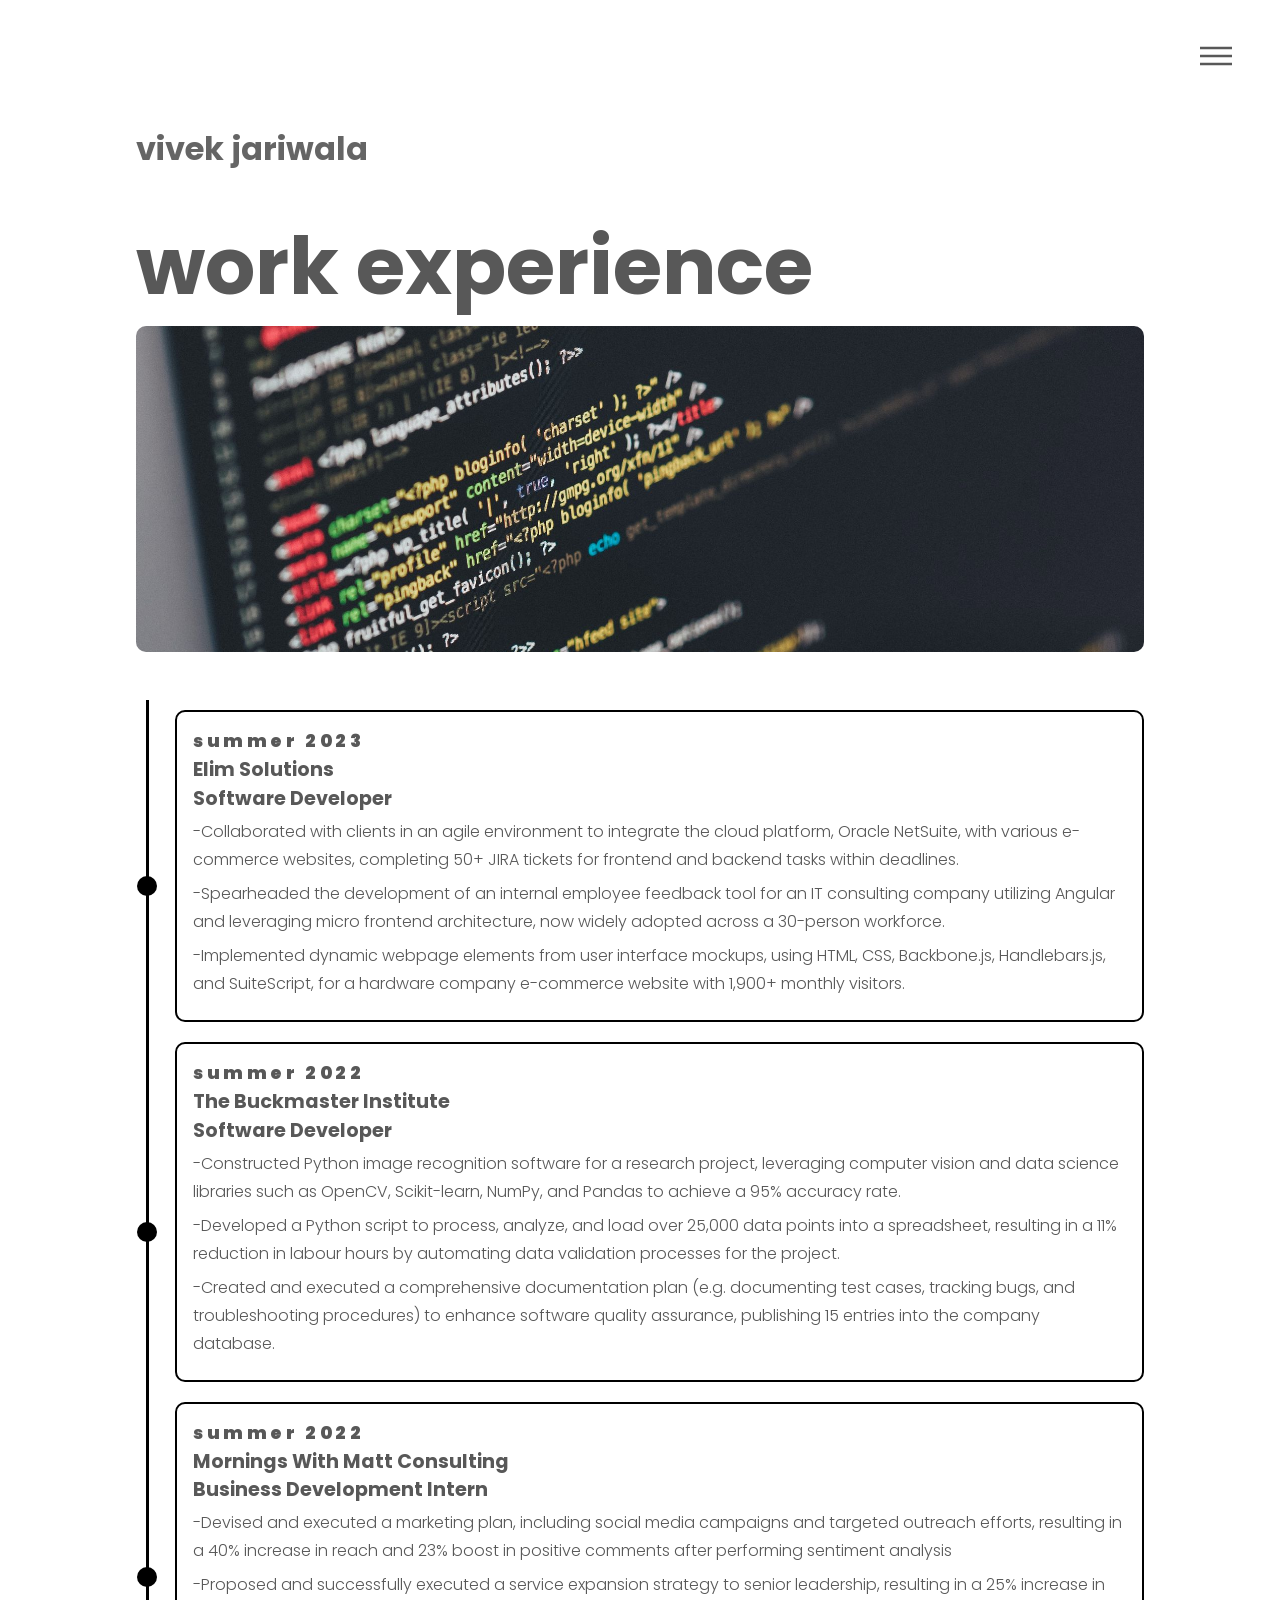
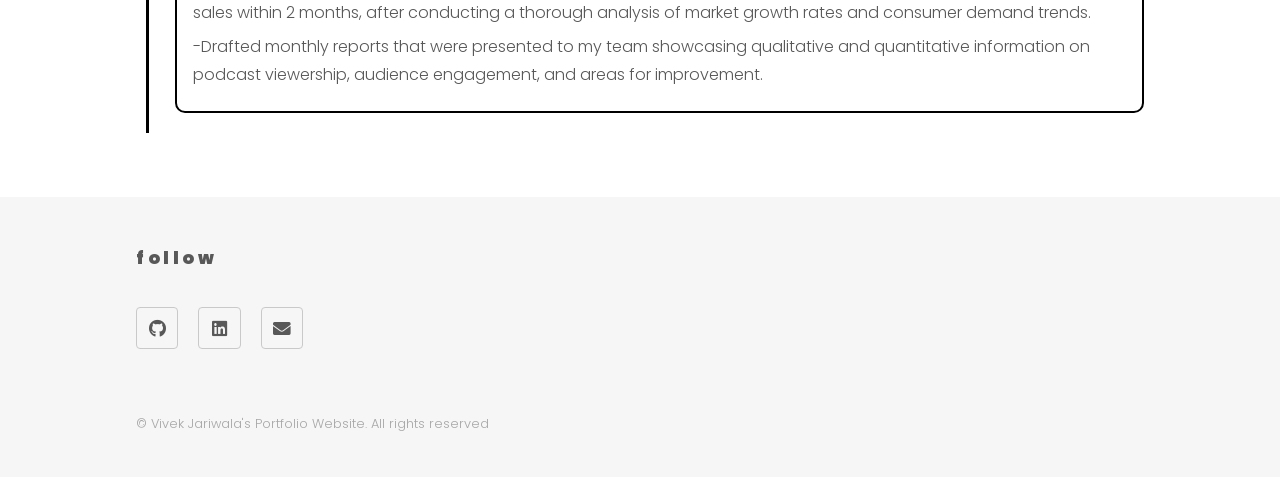
<file: work-experience.html>
<!DOCTYPE HTML>

<html>
	<head>
		<title>Work Experience</title>
		<meta charset="utf-8" />
		<meta name="viewport" content="width=device-width, initial-scale=1, user-scalable=no" />
		<link rel="stylesheet" href="assets/css/main.css" />
		<noscript><link rel="stylesheet" href="assets/css/noscript.css" /></noscript>
	</head>
	<body class="is-preload">
		<!-- Wrapper -->
			<div id="wrapper">

				<!-- Header -->
					<header id="header">
						<div class="inner">

							<!-- Logo -->
								<a href="index.html" class="logo">
									<span class="logo-text">vivek jariwala</span>
								</a>

							<!-- Nav -->
								<nav>
									<ul>
										<li><a href="#menu">Menu</a></li>
									</ul>
								</nav>

						</div>
					</header>

				<!-- Menu -->
					<nav id="menu">
						<h2>Menu</h2>
						<ul>
							<li><a href="index.html">home</a></li>
							<li><a href="work-experience.html">work experience</a></li>
							<li><a href="projects.html">projects</a></li>
							<li><a href="skills.html">skills</a></li>
						</ul>
					</nav>

				<!-- Main -->
					<div id="main">
						<div class="inner">
							<h1>work experience</h1>
							<span class="image main">
								<div class="banner-container">
									<img src="images/work_experience.jpg" alt="" />
								</div>
							</span>
							<ul class="list-component">
								<li class="__item">
									<div class="card-component">
										<h2 class="__year">Summer 2023</h2>
										<h1 class="__title">Elim Solutions</h1>
										<h1 class="__title">Software Developer</h1>
										<p class="__text">-Collaborated with clients in an agile environment to integrate the cloud platform, Oracle NetSuite, with various
											e-commerce websites, completing 50+ JIRA tickets for frontend and backend tasks within deadlines.</p>
										<p class="__text">-Spearheaded the development of an internal employee feedback tool for an IT consulting company utilizing
											Angular and leveraging micro frontend architecture, now widely adopted across a 30-person workforce.</p>
										<p class="__text">-Implemented dynamic webpage elements from user interface mockups, using HTML, CSS, Backbone.js,
											Handlebars.js, and SuiteScript, for a hardware company e-commerce website with 1,900+ monthly visitors.</p>
									</div>
								</li>
								<li class="__item">
									<div class="card-component">
										<h2 class="__year">Summer 2022</h2>
										<h1 class="__title">The Buckmaster Institute</h1>
										<h1 class="__title">Software Developer</h1>
										<p class="__text">-Constructed Python image recognition software for a research project, leveraging computer vision and data
											science libraries such as OpenCV, Scikit-learn, NumPy, and Pandas to achieve a 95% accuracy rate.</p>
										<p class="__text">-Developed a Python script to process, analyze, and load over 25,000 data points into a spreadsheet, resulting
											in a 11% reduction in labour hours by automating data validation processes for the project.</p>
										<p class="__text">-Created and executed a comprehensive documentation plan (e.g. documenting test cases, tracking bugs, and
											troubleshooting procedures) to enhance software quality assurance, publishing 15 entries into the company
											database.
									</div>
								</li>
								<li class="__item">
									<div class="card-component">
										<h2 class="__year">Summer 2022</h2>
										<h1 class="__title">Mornings With Matt Consulting</h1>
										<h1 class="__title">Business Development Intern</h1>
										<p class="__text">-Devised and executed a marketing plan, including social media campaigns and targeted outreach efforts, resulting in
											a 40% increase in reach and 23% boost in positive comments after performing sentiment analysis
										</p>
										<p class="__text">-Proposed and successfully executed a service expansion strategy to senior leadership, resulting in a 25% increase in
											sales within 2 months, after conducting a thorough analysis of market growth rates and consumer demand trends.
										</p>
										<p class="__text">-Drafted monthly  reports that were presented to my team showcasing qualitative and quantitative
											information on podcast viewership, audience engagement, and areas for improvement.
										</p>

									</div>
								</li>
							</ul>
						</div>
					</div>




				<!-- Footer -->
				<footer id="footer">
					<div class="inner">

						<section>
							<h2>Follow</h2>
							<ul class="icons">
								<li><a href="https://github.com/vivekajayjariwala" target="_blank" class="icon brands style2 fa-github"><span class="label">GitHub</span></a></li>
								<li><a href="https://www.linkedin.com/in/vivek-jariwala/" target="_blank" class="icon brands style2 fa-linkedin"><span class="label">LinkedIn</span></a></li>
								<li><a href="mailto: vjariwala.hba2025@ivey.ca" target="_blank" class="icon solid style2 fa-envelope"><span class="label">Email</span></a></li>
							</ul>
						</section>
						<ul class="copyright">
							<li>&copy; Vivek Jariwala's Portfolio Website. All rights reserved</li>
						</ul>
					</div>
				</footer>

			</div>

		<!-- Scripts -->
			<script src="assets/js/jquery.min.js"></script>
			<script src="assets/js/browser.min.js"></script>
			<script src="assets/js/breakpoints.min.js"></script>
			<script src="assets/js/util.js"></script>
			<script src="assets/js/main.js"></script>

	</body>
</html>
</file>
<file: assets/css/noscript.css>
/*
	Phantom by HTML5 UP
	html5up.net | @ajlkn
	Free for personal and commercial use under the CCA 3.0 license (html5up.net/license)
*/

/* Tiles */

	body.is-preload .tiles article {
		-moz-transform: none;
		-webkit-transform: none;
		-ms-transform: none;
		transform: none;
		opacity: 1;
	}
</file>
<file: assets/css/main.css>
@import url(fontawesome-all.min.css);
@import url('https://fonts.googleapis.com/css?family=Poppins&display=swap');

/*
	Phantom by HTML5 UP
	html5up.net | @ajlkn
	Free for personal and commercial use under the CCA 3.0 license (html5up.net/license)
*/

html, body, div, span, applet, object,
iframe, h1, h2, h3, h4, h5, h6, p, blockquote,
pre, a, abbr, acronym, address, big, cite,
code, del, dfn, em, img, ins, kbd, q, s, samp,
small, strike, strong, sub, sup, tt, var, b,
u, i, center, dl, dt, dd, ol, ul, li, fieldset,
form, label, legend, table, caption, tbody,
tfoot, thead, tr, th, td, article, aside,
canvas, details, embed, figure, figcaption,
footer, header, hgroup, menu, nav, output, ruby,
section, summary, time, mark, audio, video {
	margin: 0;
	padding: 0;
	border: 0;
	font-size: 100%;
	font: inherit;
	vertical-align: baseline;}

article, aside, details, figcaption, figure,
footer, header, hgroup, menu, nav, section {
	display: block;}

body {
	line-height: 1;
}


.typing-container {
	display: inline-block
}

@keyframes typing {
	0%, 100% { width: 0; }
	20%, 100% { width: 100%; }
	25%, 75% { width: 100%; animation-timing-function: steps(1, end); }
}

.logo-text {
	font-family: "Poppins", sans-serif;
	text-transform: lowercase;
	font-size: 2em;
	color: #656565;
	font-weight: 700;
	line-height: 1.3;
	margin: 0 0 0.1em 0;
	letter-spacing: 0em;


}

@media screen and (max-width: 736px) {

	.logo-text {
		font-size: 1em;
		margin: 0 0 0.2em 0;
	}

}

@media screen and (max-width: 360px) {

	.logo-text {
		font-size: 0.75em;
	}

}


.typing-text {
	border-right: 3px solid;
	white-space: nowrap;
	overflow: hidden;
	animation:
			typing 8s steps(18) infinite,
			cursor .6s step-end infinite;
}

@keyframes cursor {
	50% { border-color: transparent; }
}

.subheader {
	color: white !important;
}

.about-paragraph {
	/*text-transform: lowercase;*/
}
.list-component {
	border-left: 3px solid black;
	list-style: none;
	margin-left: 10px;
	padding-top: 30px;
}

.list-component .__item {
	position: relative;
	margin-left: 0.15em;
	margin-bottom: 20px;
}

.list-component .__item::before {
	content: "";
	display: block;
	width: 20px;
	height: 20px;
	background-color: black; /* Color of the circle */
	border-radius: 50%; /* Creates a circular shape */
	position: absolute;
	left: -30px; /* Adjust the distance between the circle and the text */
	top: 50%; /* Center the circle vertically */
	transform: translateY(-50%);
}

.card-component {
	border: 2px solid black;
	border-radius: 10px;
	padding: 1em;
	width: 100%;
	position: relative;
	bottom: 20px;
	transition: transform 0.3s ease-in-out; /* Added transition property */
}

.card-component:hover {
	transform: scale(1.03) translate(1%, 1%); /* Adjust the values for your preferred effect */
}


.card-component .__year {
	text-transform: lowercase;
	line-height: 1.5;
	margin: 0 0 0.2em 0 !important;

}

.card-component .__title {
	font-size: 1.2em;
	margin: 0 0 0.2em 0 !important;
}

.card-component .__text {
	margin-top: 6px; /* Adjust the top margin as needed */
	margin-bottom: 6px; /* Adjust the bottom margin as needed */

}

.banner-container {
	border-radius: 10px;
	max-width: 1152px;
	max-height: 326px;
	overflow: hidden;
}

.banner-container img {
	width: 100%;
	height: 100%;
	object-fit: cover; /* This property will crop the image */
}

.work__title {
	font-size: 1.2rem;
	text-transform: lowercase;

}

.project__description {
	font-size: 1rem;
}

.work__card p {
	margin: 0 0 1em 0 !important;

}

@media screen and (max-width: 992px){
	.work__title {
		margin-bottom: 0.35rem;
	}

}


.work__container {
	display: grid;
	gap: 3rem;
	grid-template-columns: repeat(auto-fill, minmax(400px, 1fr)); /* Set the minimum and maximum width for each column */
	justify-content: center;
	margin-bottom: 4rem;
}

@media screen and (max-width: 360px) {
	.work__container {
		gap: 1.25rem;
	}
}

.work__card {
	background-color: white;
	border: 1px solid rgba(0, 0, 0, 0.1);
	border-radius: 1rem;
	margin-bottom: 1rem;
	padding: 1.25rem;
	transition: transform 0.5s ease, box-shadow 0.5s ease;

}

.work__card:hover {
	transform: scale(1.05) translateY(-10px); /* Increase size and move up slightly */
	box-shadow: 0 4px 8px rgba(0, 0, 0, 0.1); /* Add a subtle box shadow */
}

@media screen and (max-width: 360px) {
	.work__card {
		padding: 1rem;
	}
}

.work__img {
	border-radius: 1rem;
	margin-bottom: var(--mb-1);
	width: 100%; /* Adjust width to fill the container */
	height: auto;
	max-width: 100%;
}

@media screen and (max-width: 992px) {
	.work__img {
		width: 100%; /* Adjust width to fill the container for smaller screens */
	}
}
.work__buttons {
	display: flex;
	gap: 1rem;
}

.work__button {
	display: inline-flex;
	align-items: center;
	padding: 0.5rem 1rem;
	text-decoration: none;
	font-size: 0.9rem;
	border: 2px solid black; /* Transparent border in the normal state */
	color: #000000; /* Source Code button text color */
	border-radius: 5px;
	transition: transform 0.3s ease, border 0.3s ease; /* Added transition for border */
}

.work__button:hover {
	transform: translateY(-2px);
	border: 2px solid #000000; /* Change the border color on hover */
	color: black; /* Demo button text color */

}

.work__button.demo {
	background-color: #000000; /* Demo button background color */
	color: white; /* Demo button text color */
}

.work__button.demo:hover {
	background-color: #000000; /* Demo button hover background color */
	transform: translateY(-2px);
}

.skills-container * {
	padding: 0;
	margin: 0;
	box-sizing: border-box;
}

.skills-container {
	display: grid;
	grid-template-columns: repeat(4, 1fr);
	justify-content: center;
	align-items: center;
	text-align: center;
	grid-gap: 1rem;
	padding: 1rem 80px;
	font-size: 1.2rem;
}

.skill-box {
	padding: 1rem;
	cursor: pointer;
	color: #ddd;
}

.skill-box:hover > .skill-title:after, .skill-box:hover > .skill-title:before  {
	width: 35px;
}

.skill-box:hover .skill-image{
	transform: translateY(-10px);

}

.skill-title {
	display: flex;
	flex-direction: column;
	align-items: center;
	padding: 0.5rem;
	margin-bottom: 0.5rem;
	position: relative;
}

.skill-title:after {
	content: '';
	position: absolute;
	bottom: 0;
	right: 50%;
	width: 0;
	height: 4px;
	border-radius: 2px 0 0 2px;
	background-color: #57d3fd;
	transition: .5s;
}

.skill-title:before {
	content: '';
	position: absolute;
	bottom: 0;
	left: 50%;
	width: 0;
	height: 4px;
	border-radius: 0 2px 2px 0;
	background-color: #57d3fd;
	transition: .5s;

}

.skill-image {
	width: 90px;
	height: 90px;
	position: relative;
	border-radius: 45px;
	background-color: #fff;
	display: flex;
	justify-content: center;
	align-items: center;
	transition: .5s;
}

.skill-image:after {
	content: '';
	position: absolute;
	top: 0;
	left: 0;
	width: 50%;
	height: 90px;
	background: transparent;
	border-radius: 45px 0 0 45px;
}

.skill-title h2 {
	color: #000000;
	margin-top: 0.5rem;
}

.skill-icon {
	width: 50px;
	z-index: 2;
}

@media screen and (max-width: 990px){
	.skills-container {
		grid-template-columns: repeat(2,1fr);
		padding: 2rem 50px;
	}
}

@media screen and (max-width: 650px){
	.skills-container {
		grid-template-columns: 1fr;
	}
}

ol, ul {
	list-style: none;
}

blockquote, q {
	quotes: none;
}

	blockquote:before, blockquote:after, q:before, q:after {
		content: '';
		content: none;
	}

table {
	border-collapse: collapse;
	border-spacing: 0;
}

body {
	-webkit-text-size-adjust: none;
}

mark {
	background-color: transparent;
	color: inherit;
}

input::-moz-focus-inner {
	border: 0;
	padding: 0;
}

input, select, textarea {
	-moz-appearance: none;
	-webkit-appearance: none;
	-ms-appearance: none;
	appearance: none;
}

/* Basic */

	@-ms-viewport {
		width: device-width;
	}

	body {
		-ms-overflow-style: scrollbar;
	}

	@media screen and (max-width: 480px) {

		html, body {
			min-width: 320px;
		}

	}

	html {
		box-sizing: border-box;
	}

	*, *:before, *:after {
		box-sizing: inherit;
	}

	body {
		background: #ffffff;
	}

		body.is-preload *, body.is-preload *:before, body.is-preload *:after {
			-moz-animation: none !important;
			-webkit-animation: none !important;
			-ms-animation: none !important;
			animation: none !important;
			-moz-transition: none !important;
			-webkit-transition: none !important;
			-ms-transition: none !important;
			transition: none !important;
		}

/* Type */

	body, input, select, textarea {
		color: #585858;
		font-family: "Poppins", Helvetica, sans-serif;
		font-size: 16pt;
		font-weight: 300;
		line-height: 1.75;
	}

		@media screen and (max-width: 1680px) {

			body, input, select, textarea {
				font-size: 14pt;
			}

		}

		@media screen and (max-width: 1280px) {

			body, input, select, textarea {
				font-size: 12pt;
			}

		}

a {
	-moz-transition: border-bottom-color 0.2s ease, 0.2s ease;
	-webkit-transition: border-bottom-color 0.2s ease,  0.2s ease;
	-ms-transition: border-bottom-color 0.2s ease,  0.2s ease;
	transition: border-bottom-color 0.2s ease, color 0.2s ease;
	text-decoration: none;
	color: #585858;
	border-bottom: dotted 1px rgba(88, 88, 88, 0.5);
}

a:hover {
	border-bottom-color: transparent;
	color: #57d3fd;

}

#menu a:hover {
	color: #57d3fd !important;
}

strong, b {
	font-weight: 900;
}

em, i {
	font-style: italic;
}

p {
	margin: 0 0 2em 0;
}

h1 {
	font-size: 5em;
	font-weight: 700;
	line-height: 1.3;
	margin: 0 0 0.1em 0;
	letter-spacing: 0em;
}

h1 a {
	color: inherit;
}

@media screen and (max-width: 736px) {

	h1 {
		font-size: 2em;
		margin: 0 0 0.2em 0;
	}

}

@media screen and (max-width: 360px) {

	h1 {
		font-size: 1.75em;
	}

}

h2, h3, h4, h5, h6 {
	font-weight: 900;
	line-height: 1.5;
	margin: 0 0 2em 0;
	text-transform: lowercase;
	letter-spacing: 0.2em;
}

h2 a, h3 a, h4 a, h5 a, h6 a {
	color: inherit;
}

h2 {
	font-size: 1.1em;
}

h3 {
	font-size: 1em;
}

h4 {
	font-size: 0.8em;
}

h5 {
	font-size: 0.8em;
}

h6 {
	font-size: 0.8em;
}

@media screen and (max-width: 980px) {

	h1 br, h2 br, h3 br, h4 br, h5 br, h6 br {
		display: none;
	}

}

@media screen and (max-width: 736px) {

	h2 {
		font-size: 1em;
	}

	h3 {
		font-size: 0.8em;
	}

}

sub {
	font-size: 0.8em;
	position: relative;
	top: 0.5em;
}

sup {
	font-size: 0.8em;
	position: relative;
	top: -0.5em;
}

blockquote {
	border-left: solid 4px #c9c9c9;
	font-style: italic;
	margin: 0 0 2em 0;
	padding: 0.5em 0 0.5em 2em;
}

code {
	background: rgba(144, 144, 144, 0.075);
	border-radius: 4px;
	border: solid 1px #c9c9c9;
	font-family: "Courier New", monospace;
	font-size: 0.9em;
	margin: 0 0.25em;
	padding: 0.25em 0.65em;
}

pre {
	-webkit-overflow-scrolling: touch;
	font-family: "Courier New", monospace;
	font-size: 0.9em;
	margin: 0 0 2em 0;
}

pre code {
	display: block;
	line-height: 1.75;
	padding: 1em 1.5em;
	overflow-x: auto;
}

hr {
	border: 0;
	border-bottom: solid 1px #c9c9c9;
	margin: 2em 0;
}

hr.major {
	margin: 3em 0;
}

.align-left {
	text-align: left;
}

.align-center {
	text-align: center;
}

.align-right {
	text-align: right;
}

/* Row */

.row {
	display: flex;
	flex-wrap: wrap;
	box-sizing: border-box;
	align-items: stretch;
}

.row > * {
	box-sizing: border-box;
}

.row.gtr-uniform > * > :last-child {
	margin-bottom: 0;
}

.row.aln-left {
	justify-content: flex-start;
}

.row.aln-center {
	justify-content: center;
}

.row.aln-right {
	justify-content: flex-end;
}

.row.aln-top {
	align-items: flex-start;
}

.row.aln-middle {
	align-items: center;
}

.row.aln-bottom {
	align-items: flex-end;
}

.row > .imp {
	order: -1;
}

.row > .col-1 {
	width: 8.33333%;
}

.row > .off-1 {
	margin-left: 8.33333%;
}

.row > .col-2 {
	width: 16.66667%;
}

.row > .off-2 {
	margin-left: 16.66667%;
}

.row > .col-3 {
	width: 25%;
}

.row > .off-3 {
	margin-left: 25%;
}

.row > .col-4 {
	width: 33.33333%;
}

.row > .off-4 {
	margin-left: 33.33333%;
}

.row > .col-5 {
	width: 41.66667%;
}

.row > .off-5 {
	margin-left: 41.66667%;
}

.row > .col-6 {
	width: 50%;
}

.row > .off-6 {
	margin-left: 50%;
}

.row > .col-7 {
	width: 58.33333%;
}

.row > .off-7 {
	margin-left: 58.33333%;
}

.row > .col-8 {
	width: 66.66667%;
}

.row > .off-8 {
	margin-left: 66.66667%;
}

.row > .col-9 {
	width: 75%;
}

.row > .off-9 {
	margin-left: 75%;
}

.row > .col-10 {
	width: 83.33333%;
}

.row > .off-10 {
	margin-left: 83.33333%;
}

.row > .col-11 {
	width: 91.66667%;
}

.row > .off-11 {
	margin-left: 91.66667%;
}

.row > .col-12 {
	width: 100%;
}

.row > .off-12 {
	margin-left: 100%;
}

.row.gtr-0 {
	margin-top: 0;
	margin-left: 0em;
}

.row.gtr-0 > * {
	padding: 0 0 0 0em;
}

.row.gtr-0.gtr-uniform {
	margin-top: 0em;
}

.row.gtr-0.gtr-uniform > * {
	padding-top: 0em;
}

.row.gtr-25 {
	margin-top: 0;
	margin-left: -0.5em;
}

.row.gtr-25 > * {
	padding: 0 0 0 0.5em;
}

.row.gtr-25.gtr-uniform {
	margin-top: -0.5em;
}

.row.gtr-25.gtr-uniform > * {
	padding-top: 0.5em;
}

.row.gtr-50 {
	margin-top: 0;
	margin-left: -1em;
}

.row.gtr-50 > * {
	padding: 0 0 0 1em;
}

.row.gtr-50.gtr-uniform {
	margin-top: -1em;
}

.row.gtr-50.gtr-uniform > * {
	padding-top: 1em;
}

.row {
	margin-top: 0;
	margin-left: -2em;
}

.row > * {
	padding: 0 0 0 2em;
}

.row.gtr-uniform {
	margin-top: -2em;
}

.row.gtr-uniform > * {
	padding-top: 2em;
}

.row.gtr-150 {
	margin-top: 0;
	margin-left: -3em;
}

.row.gtr-150 > * {
	padding: 0 0 0 3em;
}

.row.gtr-150.gtr-uniform {
	margin-top: -3em;
}

.row.gtr-150.gtr-uniform > * {
	padding-top: 3em;
}

.row.gtr-200 {
	margin-top: 0;
	margin-left: -4em;
}

.row.gtr-200 > * {
	padding: 0 0 0 4em;
}

.row.gtr-200.gtr-uniform {
	margin-top: -4em;
}

.row.gtr-200.gtr-uniform > * {
	padding-top: 4em;
}

@media screen and (max-width: 1680px) {

	.row {
		display: flex;
		flex-wrap: wrap;
		box-sizing: border-box;
		align-items: stretch;
	}

	.row > * {
		box-sizing: border-box;
	}

	.row.gtr-uniform > * > :last-child {
		margin-bottom: 0;
	}

	.row.aln-left {
		justify-content: flex-start;
	}

	.row.aln-center {
		justify-content: center;
	}

	.row.aln-right {
		justify-content: flex-end;
	}

	.row.aln-top {
		align-items: flex-start;
	}

	.row.aln-middle {
		align-items: center;
	}

	.row.aln-bottom {
		align-items: flex-end;
	}

	.row > .imp-xlarge {
		order: -1;
	}

	.row > .col-1-xlarge {
		width: 8.33333%;
	}

	.row > .off-1-xlarge {
		margin-left: 8.33333%;
	}

	.row > .col-2-xlarge {
		width: 16.66667%;
	}

	.row > .off-2-xlarge {
		margin-left: 16.66667%;
	}

	.row > .col-3-xlarge {
		width: 25%;
	}

	.row > .off-3-xlarge {
		margin-left: 25%;
	}

	.row > .col-4-xlarge {
		width: 33.33333%;
	}

	.row > .off-4-xlarge {
		margin-left: 33.33333%;
	}

	.row > .col-5-xlarge {
		width: 41.66667%;
	}

	.row > .off-5-xlarge {
		margin-left: 41.66667%;
	}

	.row > .col-6-xlarge {
		width: 50%;
	}

	.row > .off-6-xlarge {
		margin-left: 50%;
	}

	.row > .col-7-xlarge {
		width: 58.33333%;
	}

	.row > .off-7-xlarge {
		margin-left: 58.33333%;
	}

	.row > .col-8-xlarge {
		width: 66.66667%;
	}

	.row > .off-8-xlarge {
		margin-left: 66.66667%;
	}

	.row > .col-9-xlarge {
		width: 75%;
	}

	.row > .off-9-xlarge {
		margin-left: 75%;
	}

	.row > .col-10-xlarge {
		width: 83.33333%;
	}

	.row > .off-10-xlarge {
		margin-left: 83.33333%;
	}

	.row > .col-11-xlarge {
		width: 91.66667%;
	}

	.row > .off-11-xlarge {
		margin-left: 91.66667%;
	}

	.row > .col-12-xlarge {
		width: 100%;
	}

	.row > .off-12-xlarge {
		margin-left: 100%;
	}

	.row.gtr-0 {
		margin-top: 0;
		margin-left: 0em;
	}

	.row.gtr-0 > * {
		padding: 0 0 0 0em;
	}

	.row.gtr-0.gtr-uniform {
		margin-top: 0em;
	}

	.row.gtr-0.gtr-uniform > * {
		padding-top: 0em;
	}

	.row.gtr-25 {
		margin-top: 0;
		margin-left: -0.5em;
	}

	.row.gtr-25 > * {
		padding: 0 0 0 0.5em;
	}

	.row.gtr-25.gtr-uniform {
		margin-top: -0.5em;
	}

	.row.gtr-25.gtr-uniform > * {
		padding-top: 0.5em;
	}

	.row.gtr-50 {
		margin-top: 0;
		margin-left: -1em;
	}

	.row.gtr-50 > * {
		padding: 0 0 0 1em;
	}

	.row.gtr-50.gtr-uniform {
		margin-top: -1em;
	}

	.row.gtr-50.gtr-uniform > * {
		padding-top: 1em;
	}

	.row {
		margin-top: 0;
		margin-left: -2em;
	}

	.row > * {
		padding: 0 0 0 2em;
	}

	.row.gtr-uniform {
		margin-top: -2em;
	}

	.row.gtr-uniform > * {
		padding-top: 2em;
	}

	.row.gtr-150 {
		margin-top: 0;
		margin-left: -3em;
	}

	.row.gtr-150 > * {
		padding: 0 0 0 3em;
	}

	.row.gtr-150.gtr-uniform {
		margin-top: -3em;
	}

	.row.gtr-150.gtr-uniform > * {
		padding-top: 3em;
	}

	.row.gtr-200 {
		margin-top: 0;
		margin-left: -4em;
	}

	.row.gtr-200 > * {
		padding: 0 0 0 4em;
	}

	.row.gtr-200.gtr-uniform {
		margin-top: -4em;
	}

	.row.gtr-200.gtr-uniform > * {
		padding-top: 4em;
	}

}

@media screen and (max-width: 1280px) {

	.row {
		display: flex;
		flex-wrap: wrap;
		box-sizing: border-box;
		align-items: stretch;
	}

	.row > * {
		box-sizing: border-box;
	}

	.row.gtr-uniform > * > :last-child {
		margin-bottom: 0;
	}

	.row.aln-left {
		justify-content: flex-start;
	}

	.row.aln-center {
		justify-content: center;
	}

	.row.aln-right {
		justify-content: flex-end;
	}

	.row.aln-top {
		align-items: flex-start;
	}

	.row.aln-middle {
		align-items: center;
	}

	.row.aln-bottom {
		align-items: flex-end;
	}

	.row > .imp-large {
		order: -1;
	}

	.row > .col-1-large {
		width: 8.33333%;
	}

	.row > .off-1-large {
		margin-left: 8.33333%;
	}

	.row > .col-2-large {
		width: 16.66667%;
	}

	.row > .off-2-large {
		margin-left: 16.66667%;
	}

	.row > .col-3-large {
		width: 25%;
	}

	.row > .off-3-large {
		margin-left: 25%;
	}

	.row > .col-4-large {
		width: 33.33333%;
	}

	.row > .off-4-large {
		margin-left: 33.33333%;
	}

	.row > .col-5-large {
		width: 41.66667%;
	}

	.row > .off-5-large {
		margin-left: 41.66667%;
	}

	.row > .col-6-large {
		width: 50%;
	}

	.row > .off-6-large {
		margin-left: 50%;
	}

	.row > .col-7-large {
		width: 58.33333%;
	}

	.row > .off-7-large {
		margin-left: 58.33333%;
	}

	.row > .col-8-large {
		width: 66.66667%;
	}

	.row > .off-8-large {
		margin-left: 66.66667%;
	}

	.row > .col-9-large {
		width: 75%;
	}

	.row > .off-9-large {
		margin-left: 75%;
	}

	.row > .col-10-large {
		width: 83.33333%;
	}

	.row > .off-10-large {
		margin-left: 83.33333%;
	}

	.row > .col-11-large {
		width: 91.66667%;
	}

	.row > .off-11-large {
		margin-left: 91.66667%;
	}

	.row > .col-12-large {
		width: 100%;
	}

	.row > .off-12-large {
		margin-left: 100%;
	}

	.row.gtr-0 {
		margin-top: 0;
		margin-left: 0em;
	}

	.row.gtr-0 > * {
		padding: 0 0 0 0em;
	}

	.row.gtr-0.gtr-uniform {
		margin-top: 0em;
	}

	.row.gtr-0.gtr-uniform > * {
		padding-top: 0em;
	}

	.row.gtr-25 {
		margin-top: 0;
		margin-left: -0.5em;
	}

	.row.gtr-25 > * {
		padding: 0 0 0 0.5em;
	}

	.row.gtr-25.gtr-uniform {
		margin-top: -0.5em;
	}

	.row.gtr-25.gtr-uniform > * {
		padding-top: 0.5em;
	}

	.row.gtr-50 {
		margin-top: 0;
		margin-left: -1em;
	}

	.row.gtr-50 > * {
		padding: 0 0 0 1em;
	}

	.row.gtr-50.gtr-uniform {
		margin-top: -1em;
	}

	.row.gtr-50.gtr-uniform > * {
		padding-top: 1em;
	}

	.row {
		margin-top: 0;
		margin-left: -2em;
	}

	.row > * {
		padding: 0 0 0 2em;
	}

	.row.gtr-uniform {
		margin-top: -2em;
	}

	.row.gtr-uniform > * {
		padding-top: 2em;
	}

	.row.gtr-150 {
		margin-top: 0;
		margin-left: -3em;
	}

	.row.gtr-150 > * {
		padding: 0 0 0 3em;
	}

	.row.gtr-150.gtr-uniform {
		margin-top: -3em;
	}

	.row.gtr-150.gtr-uniform > * {
		padding-top: 3em;
	}

	.row.gtr-200 {
		margin-top: 0;
		margin-left: -4em;
	}

	.row.gtr-200 > * {
		padding: 0 0 0 4em;
	}

	.row.gtr-200.gtr-uniform {
		margin-top: -4em;
	}

	.row.gtr-200.gtr-uniform > * {
		padding-top: 4em;
	}

}

@media screen and (max-width: 980px) {

	.row {
		display: flex;
		flex-wrap: wrap;
		box-sizing: border-box;
		align-items: stretch;
	}

	.row > * {
		box-sizing: border-box;
	}

	.row.gtr-uniform > * > :last-child {
		margin-bottom: 0;
	}

	.row.aln-left {
		justify-content: flex-start;
	}

	.row.aln-center {
		justify-content: center;
	}

	.row.aln-right {
		justify-content: flex-end;
	}

	.row.aln-top {
		align-items: flex-start;
	}

	.row.aln-middle {
		align-items: center;
	}

	.row.aln-bottom {
		align-items: flex-end;
	}

	.row > .imp-medium {
		order: -1;
	}

	.row > .col-1-medium {
		width: 8.33333%;
	}

	.row > .off-1-medium {
		margin-left: 8.33333%;
	}

	.row > .col-2-medium {
		width: 16.66667%;
	}

	.row > .off-2-medium {
		margin-left: 16.66667%;
	}

	.row > .col-3-medium {
		width: 25%;
	}

	.row > .off-3-medium {
		margin-left: 25%;
	}

	.row > .col-4-medium {
		width: 33.33333%;
	}

	.row > .off-4-medium {
		margin-left: 33.33333%;
	}

	.row > .col-5-medium {
		width: 41.66667%;
	}

	.row > .off-5-medium {
		margin-left: 41.66667%;
	}

	.row > .col-6-medium {
		width: 50%;
	}

	.row > .off-6-medium {
		margin-left: 50%;
	}

	.row > .col-7-medium {
		width: 58.33333%;
	}

	.row > .off-7-medium {
		margin-left: 58.33333%;
	}

	.row > .col-8-medium {
		width: 66.66667%;
	}

	.row > .off-8-medium {
		margin-left: 66.66667%;
	}

	.row > .col-9-medium {
		width: 75%;
	}

	.row > .off-9-medium {
		margin-left: 75%;
	}

	.row > .col-10-medium {
		width: 83.33333%;
	}

	.row > .off-10-medium {
		margin-left: 83.33333%;
	}

	.row > .col-11-medium {
		width: 91.66667%;
	}

	.row > .off-11-medium {
		margin-left: 91.66667%;
	}

	.row > .col-12-medium {
		width: 100%;
	}

	.row > .off-12-medium {
		margin-left: 100%;
	}

	.row.gtr-0 {
		margin-top: 0;
		margin-left: 0em;
	}

	.row.gtr-0 > * {
		padding: 0 0 0 0em;
	}

	.row.gtr-0.gtr-uniform {
		margin-top: 0em;
	}

	.row.gtr-0.gtr-uniform > * {
		padding-top: 0em;
	}

	.row.gtr-25 {
		margin-top: 0;
		margin-left: -0.375em;
	}

	.row.gtr-25 > * {
		padding: 0 0 0 0.375em;
	}

	.row.gtr-25.gtr-uniform {
		margin-top: -0.375em;
	}

	.row.gtr-25.gtr-uniform > * {
		padding-top: 0.375em;
	}

	.row.gtr-50 {
		margin-top: 0;
		margin-left: -0.75em;
	}

	.row.gtr-50 > * {
		padding: 0 0 0 0.75em;
	}

	.row.gtr-50.gtr-uniform {
		margin-top: -0.75em;
	}

	.row.gtr-50.gtr-uniform > * {
		padding-top: 0.75em;
	}

	.row {
		margin-top: 0;
		margin-left: -1.5em;
	}

	.row > * {
		padding: 0 0 0 1.5em;
	}

	.row.gtr-uniform {
		margin-top: -1.5em;
	}

	.row.gtr-uniform > * {
		padding-top: 1.5em;
	}

	.row.gtr-150 {
		margin-top: 0;
		margin-left: -2.25em;
	}

	.row.gtr-150 > * {
		padding: 0 0 0 2.25em;
	}

	.row.gtr-150.gtr-uniform {
		margin-top: -2.25em;
	}

	.row.gtr-150.gtr-uniform > * {
		padding-top: 2.25em;
	}

	.row.gtr-200 {
		margin-top: 0;
		margin-left: -3em;
	}

	.row.gtr-200 > * {
		padding: 0 0 0 3em;
	}

	.row.gtr-200.gtr-uniform {
		margin-top: -3em;
	}

	.row.gtr-200.gtr-uniform > * {
		padding-top: 3em;
	}

}

@media screen and (max-width: 736px) {

	.row {
		display: flex;
		flex-wrap: wrap;
		box-sizing: border-box;
		align-items: stretch;
	}

	.row > * {
		box-sizing: border-box;
	}

	.row.gtr-uniform > * > :last-child {
		margin-bottom: 0;
	}

	.row.aln-left {
		justify-content: flex-start;
	}

	.row.aln-center {
		justify-content: center;
	}

	.row.aln-right {
		justify-content: flex-end;
	}

	.row.aln-top {
		align-items: flex-start;
	}

	.row.aln-middle {
		align-items: center;
	}

	.row.aln-bottom {
		align-items: flex-end;
	}

	.row > .imp-small {
		order: -1;
	}

	.row > .col-1-small {
		width: 8.33333%;
	}

	.row > .off-1-small {
		margin-left: 8.33333%;
	}

	.row > .col-2-small {
		width: 16.66667%;
	}

	.row > .off-2-small {
		margin-left: 16.66667%;
	}

	.row > .col-3-small {
		width: 25%;
	}

	.row > .off-3-small {
		margin-left: 25%;
	}

	.row > .col-4-small {
		width: 33.33333%;
	}

	.row > .off-4-small {
		margin-left: 33.33333%;
	}

	.row > .col-5-small {
		width: 41.66667%;
	}

	.row > .off-5-small {
		margin-left: 41.66667%;
	}

	.row > .col-6-small {
		width: 50%;
	}

	.row > .off-6-small {
		margin-left: 50%;
	}

	.row > .col-7-small {
		width: 58.33333%;
	}

	.row > .off-7-small {
		margin-left: 58.33333%;
	}

	.row > .col-8-small {
		width: 66.66667%;
	}

	.row > .off-8-small {
		margin-left: 66.66667%;
	}

	.row > .col-9-small {
		width: 75%;
	}

	.row > .off-9-small {
		margin-left: 75%;
	}

	.row > .col-10-small {
		width: 83.33333%;
	}

	.row > .off-10-small {
		margin-left: 83.33333%;
	}

	.row > .col-11-small {
		width: 91.66667%;
	}

	.row > .off-11-small {
		margin-left: 91.66667%;
	}

	.row > .col-12-small {
		width: 100%;
	}

	.row > .off-12-small {
		margin-left: 100%;
	}

	.row.gtr-0 {
		margin-top: 0;
		margin-left: 0em;
	}

	.row.gtr-0 > * {
		padding: 0 0 0 0em;
	}

	.row.gtr-0.gtr-uniform {
		margin-top: 0em;
	}

	.row.gtr-0.gtr-uniform > * {
		padding-top: 0em;
	}

	.row.gtr-25 {
		margin-top: 0;
		margin-left: -0.25em;
	}

	.row.gtr-25 > * {
		padding: 0 0 0 0.25em;
	}

	.row.gtr-25.gtr-uniform {
		margin-top: -0.25em;
	}

	.row.gtr-25.gtr-uniform > * {
		padding-top: 0.25em;
	}

	.row.gtr-50 {
		margin-top: 0;
		margin-left: -0.5em;
	}

	.row.gtr-50 > * {
		padding: 0 0 0 0.5em;
	}

	.row.gtr-50.gtr-uniform {
		margin-top: -0.5em;
	}

	.row.gtr-50.gtr-uniform > * {
		padding-top: 0.5em;
	}

	.row {
		margin-top: 0;
		margin-left: -1em;
	}

	.row > * {
		padding: 0 0 0 1em;
	}

	.row.gtr-uniform {
		margin-top: -1em;
	}

	.row.gtr-uniform > * {
		padding-top: 1em;
	}

	.row.gtr-150 {
		margin-top: 0;
		margin-left: -1.5em;
	}

	.row.gtr-150 > * {
		padding: 0 0 0 1.5em;
	}

	.row.gtr-150.gtr-uniform {
		margin-top: -1.5em;
	}

	.row.gtr-150.gtr-uniform > * {
		padding-top: 1.5em;
	}

	.row.gtr-200 {
		margin-top: 0;
		margin-left: -2em;
	}

	.row.gtr-200 > * {
		padding: 0 0 0 2em;
	}

	.row.gtr-200.gtr-uniform {
		margin-top: -2em;
	}

	.row.gtr-200.gtr-uniform > * {
		padding-top: 2em;
	}

}

@media screen and (max-width: 480px) {

	.row {
		display: flex;
		flex-wrap: wrap;
		box-sizing: border-box;
		align-items: stretch;
	}

	.row > * {
		box-sizing: border-box;
	}

	.row.gtr-uniform > * > :last-child {
		margin-bottom: 0;
	}

	.row.aln-left {
		justify-content: flex-start;
	}

	.row.aln-center {
		justify-content: center;
	}

	.row.aln-right {
		justify-content: flex-end;
	}

	.row.aln-top {
		align-items: flex-start;
	}

	.row.aln-middle {
		align-items: center;
	}

	.row.aln-bottom {
		align-items: flex-end;
	}

	.row > .imp-xsmall {
		order: -1;
	}

	.row > .col-1-xsmall {
		width: 8.33333%;
	}

	.row > .off-1-xsmall {
		margin-left: 8.33333%;
	}

	.row > .col-2-xsmall {
		width: 16.66667%;
	}

	.row > .off-2-xsmall {
		margin-left: 16.66667%;
	}

	.row > .col-3-xsmall {
		width: 25%;
	}

	.row > .off-3-xsmall {
		margin-left: 25%;
	}

	.row > .col-4-xsmall {
		width: 33.33333%;
	}

	.row > .off-4-xsmall {
		margin-left: 33.33333%;
	}

	.row > .col-5-xsmall {
		width: 41.66667%;
	}

	.row > .off-5-xsmall {
		margin-left: 41.66667%;
	}

	.row > .col-6-xsmall {
		width: 50%;
	}

	.row > .off-6-xsmall {
		margin-left: 50%;
	}

	.row > .col-7-xsmall {
		width: 58.33333%;
	}

	.row > .off-7-xsmall {
		margin-left: 58.33333%;
	}

	.row > .col-8-xsmall {
		width: 66.66667%;
	}

	.row > .off-8-xsmall {
		margin-left: 66.66667%;
	}

	.row > .col-9-xsmall {
		width: 75%;
	}

	.row > .off-9-xsmall {
		margin-left: 75%;
	}

	.row > .col-10-xsmall {
		width: 83.33333%;
	}

	.row > .off-10-xsmall {
		margin-left: 83.33333%;
	}

	.row > .col-11-xsmall {
		width: 91.66667%;
	}

	.row > .off-11-xsmall {
		margin-left: 91.66667%;
	}

	.row > .col-12-xsmall {
		width: 100%;
	}

	.row > .off-12-xsmall {
		margin-left: 100%;
	}

	.row.gtr-0 {
		margin-top: 0;
		margin-left: 0em;
	}

	.row.gtr-0 > * {
		padding: 0 0 0 0em;
	}

	.row.gtr-0.gtr-uniform {
		margin-top: 0em;
	}

	.row.gtr-0.gtr-uniform > * {
		padding-top: 0em;
	}

	.row.gtr-25 {
		margin-top: 0;
		margin-left: -0.25em;
	}

	.row.gtr-25 > * {
		padding: 0 0 0 0.25em;
	}

	.row.gtr-25.gtr-uniform {
		margin-top: -0.25em;
	}

	.row.gtr-25.gtr-uniform > * {
		padding-top: 0.25em;
	}

	.row.gtr-50 {
		margin-top: 0;
		margin-left: -0.5em;
	}

	.row.gtr-50 > * {
		padding: 0 0 0 0.5em;
	}

	.row.gtr-50.gtr-uniform {
		margin-top: -0.5em;
	}

	.row.gtr-50.gtr-uniform > * {
		padding-top: 0.5em;
	}

	.row {
		margin-top: 0;
		margin-left: -1em;
	}

	.row > * {
		padding: 0 0 0 1em;
	}

	.row.gtr-uniform {
		margin-top: -1em;
	}

	.row.gtr-uniform > * {
		padding-top: 1em;
	}

	.row.gtr-150 {
		margin-top: 0;
		margin-left: -1.5em;
	}

	.row.gtr-150 > * {
		padding: 0 0 0 1.5em;
	}

	.row.gtr-150.gtr-uniform {
		margin-top: -1.5em;
	}

	.row.gtr-150.gtr-uniform > * {
		padding-top: 1.5em;
	}

	.row.gtr-200 {
		margin-top: 0;
		margin-left: -2em;
	}

	.row.gtr-200 > * {
		padding: 0 0 0 2em;
	}

	.row.gtr-200.gtr-uniform {
		margin-top: -2em;
	}

	.row.gtr-200.gtr-uniform > * {
		padding-top: 2em;
	}

}

/* Section/Article */

section.special, article.special {
	text-align: center;
}

header p {
	margin-top: -1em;
}

@media screen and (max-width: 736px) {

	header p {
		margin-top: 0;
	}

}

/* Icon */

.icon {
	text-decoration: none;
	border-bottom: none;
	position: relative;
}

.icon:before {
	-moz-osx-font-smoothing: grayscale;
	-webkit-font-smoothing: antialiased;
	display: inline-block;
	font-style: normal;
	font-variant: normal;
	text-rendering: auto;
	line-height: 1;
	text-transform: none !important;
	font-family: 'Font Awesome 5 Free';
	font-weight: 400;
}

.icon > .label {
	display: none;
}

.icon:before {
	line-height: inherit;
}

.icon.solid:before {
	font-weight: 900;
}

.icon.brands:before {
	font-family: 'Font Awesome 5 Brands';
}

.icon.style2 {
	-moz-transition: background-color 0.2s ease-in-out, color 0.2s ease-in-out, border-color 0.2s ease-in-out;
	-webkit-transition: background-color 0.2s ease-in-out, color 0.2s ease-in-out, border-color 0.2s ease-in-out;
	-ms-transition: background-color 0.2s ease-in-out, color 0.2s ease-in-out, border-color 0.2s ease-in-out;
	transition: background-color 0.2s ease-in-out, color 0.2s ease-in-out, border-color 0.2s ease-in-out;
	background-color: transparent;
	border: solid 1px #c9c9c9;
	border-radius: 4px;
	width: 2.65em;
	height: 2.65em;
	display: inline-block;
	text-align: center;
	line-height: 2.65em;
	color: inherit;
}

.icon.style2:before {
	font-size: 1.1em;
}

.icon.style2:hover {
	color: #57d3fd;
	border-color: #57d3fd;

}

.icon.style2:active {
	background-color: rgba(242, 132, 158, 0.1);
}

/* List */

ol {
	list-style: decimal;
	margin: 0 0 2em 0;
	padding-left: 1.25em;
}

ol li {
	padding-left: 0.25em;
}

ul {
	list-style: disc;
	margin: 0 0 2em 0;
	padding-left: 1em;
}

ul li {
	padding-left: 0.5em;
}

ul.alt {
	list-style: none;
	padding-left: 0;
}

ul.alt li {
	border-top: solid 1px #c9c9c9;
	padding: 0.5em 0;
}

ul.alt li:first-child {
	border-top: 0;
	padding-top: 0;
}

dl {
	margin: 0 0 2em 0;
}

dl dt {
	display: block;
	font-weight: 900;
	margin: 0 0 1em 0;
}

dl dd {
	margin-left: 2em;
}

/* Actions */

ul.actions {
	display: -moz-flex;
	display: -webkit-flex;
	display: -ms-flex;
	display: flex;
	cursor: default;
	list-style: none;
	margin-left: -1em;
	padding-left: 0;
}

ul.actions li {
	padding: 0 0 0 1em;
	vertical-align: middle;
}

ul.actions.special {
	-moz-justify-content: center;
	-webkit-justify-content: center;
	-ms-justify-content: center;
	justify-content: center;
	width: 100%;
	margin-left: 0;
}

ul.actions.special li:first-child {
	padding-left: 0;
}

ul.actions.stacked {
	-moz-flex-direction: column;
	-webkit-flex-direction: column;
	-ms-flex-direction: column;
	flex-direction: column;
	margin-left: 0;
}

ul.actions.stacked li {
	padding: 1.3em 0 0 0;
}

ul.actions.stacked li:first-child {
	padding-top: 0;
}

ul.actions.fit {
	width: calc(100% + 1em);
}

ul.actions.fit li {
	-moz-flex-grow: 1;
	-webkit-flex-grow: 1;
	-ms-flex-grow: 1;
	flex-grow: 1;
	-moz-flex-shrink: 1;
	-webkit-flex-shrink: 1;
	-ms-flex-shrink: 1;
	flex-shrink: 1;
	width: 100%;
}

ul.actions.fit li > * {
	width: 100%;
}

ul.actions.fit.stacked {
	width: 100%;
}

@media screen and (max-width: 480px) {

	ul.actions:not(.fixed) {
		-moz-flex-direction: column;
		-webkit-flex-direction: column;
		-ms-flex-direction: column;
		flex-direction: column;
		margin-left: 0;
		width: 100% !important;
	}

	ul.actions:not(.fixed) li {
		-moz-flex-grow: 1;
		-webkit-flex-grow: 1;
		-ms-flex-grow: 1;
		flex-grow: 1;
		-moz-flex-shrink: 1;
		-webkit-flex-shrink: 1;
		-ms-flex-shrink: 1;
		flex-shrink: 1;
		padding: 1em 0 0 0;
		text-align: center;
		width: 100%;
	}

	ul.actions:not(.fixed) li > * {
		width: 100%;
	}

	ul.actions:not(.fixed) li:first-child {
		padding-top: 0;
	}

	ul.actions:not(.fixed) li input[type="submit"],
	ul.actions:not(.fixed) li input[type="reset"],
	ul.actions:not(.fixed) li input[type="button"],
	ul.actions:not(.fixed) li button,
	ul.actions:not(.fixed) li .button {
		width: 100%;
	}

	ul.actions:not(.fixed) li input[type="submit"].icon:before,
	ul.actions:not(.fixed) li input[type="reset"].icon:before,
	ul.actions:not(.fixed) li input[type="button"].icon:before,
	ul.actions:not(.fixed) li button.icon:before,
	ul.actions:not(.fixed) li .button.icon:before {
		margin-left: -0.5rem;
	}

}

/* Icons */

ul.icons {
	cursor: default;
	list-style: none;
	padding-left: 0;
	margin: -1em 0 2em -1em;
}

ul.icons li {
	display: inline-block;
	padding: 1em 0 0 1em;
}

/* Form */

form {
	margin: 0 0 2em 0;
	overflow-x: hidden;
}

form > :last-child {
	margin-bottom: 0;
}

form > .fields {
	display: -moz-flex;
	display: -webkit-flex;
	display: -ms-flex;
	display: flex;
	-moz-flex-wrap: wrap;
	-webkit-flex-wrap: wrap;
	-ms-flex-wrap: wrap;
	flex-wrap: wrap;
	width: calc(100% + 3em);
	margin: -1.5em 0 2em -1.5em;
}

form > .fields > .field {
	-moz-flex-grow: 0;
	-webkit-flex-grow: 0;
	-ms-flex-grow: 0;
	flex-grow: 0;
	-moz-flex-shrink: 0;
	-webkit-flex-shrink: 0;
	-ms-flex-shrink: 0;
	flex-shrink: 0;
	padding: 1.5em 0 0 1.5em;
	width: calc(100% - 1.5em);
}

form > .fields > .field.half {
	width: calc(50% - 0.75em);
}

form > .fields > .field.third {
	width: calc(100%/3 - 0.5em);
}

form > .fields > .field.quarter {
	width: calc(25% - 0.375em);
}

@media screen and (max-width: 480px) {

	form > .fields {
		width: calc(100% + 3em);
		margin: -1.5em 0 2em -1.5em;
	}

	form > .fields > .field {
		padding: 1.5em 0 0 1.5em;
		width: calc(100% - 1.5em);
	}

	form > .fields > .field.half {
		width: calc(100% - 1.5em);
	}

	form > .fields > .field.third {
		width: calc(100% - 1.5em);
	}

	form > .fields > .field.quarter {
		width: calc(100% - 1.5em);
	}

}

label {
	display: block;
	font-size: 0.9em;
	font-weight: 900;
	margin: 0 0 1em 0;
}

input[type="text"],
input[type="password"],
input[type="email"],
input[type="tel"],
select,
textarea {
	-moz-appearance: none;
	-webkit-appearance: none;
	-ms-appearance: none;
	appearance: none;
	background-color: transparent;
	border: none;
	border-radius: 0;
	border-bottom: solid 1px #c9c9c9;
	color: inherit;
	display: block;
	outline: 0;
	padding: 0;
	text-decoration: none;
	width: 100%;
}

input[type="text"]:invalid,
input[type="password"]:invalid,
input[type="email"]:invalid,
input[type="tel"]:invalid,
select:invalid,
textarea:invalid {
	box-shadow: none;
}

input[type="text"]:focus,
input[type="password"]:focus,
input[type="email"]:focus,
input[type="tel"]:focus,
select:focus,
textarea:focus {
	border-bottom-color: #57d3fd;
	box-shadow: inset 0 -1px 0 0 #57d3fd;

}

select {
	background-image: url("data:image/svg+xml;charset=utf8,%3Csvg xmlns='http://www.w3.org/2000/svg' width='40' height='40' preserveAspectRatio='none' viewBox='0 0 40 40'%3E%3Cpath d='M9.4,12.3l10.4,10.4l10.4-10.4c0.2-0.2,0.5-0.4,0.9-0.4c0.3,0,0.6,0.1,0.9,0.4l3.3,3.3c0.2,0.2,0.4,0.5,0.4,0.9 c0,0.4-0.1,0.6-0.4,0.9L20.7,31.9c-0.2,0.2-0.5,0.4-0.9,0.4c-0.3,0-0.6-0.1-0.9-0.4L4.3,17.3c-0.2-0.2-0.4-0.5-0.4-0.9 c0-0.4,0.1-0.6,0.4-0.9l3.3-3.3c0.2-0.2,0.5-0.4,0.9-0.4S9.1,12.1,9.4,12.3z' fill='%23c9c9c9' /%3E%3C/svg%3E");
	background-size: 1.25rem;
	background-repeat: no-repeat;
	background-position: calc(100% - 1rem) center;
	height: 3em;
	padding-right: 3em;
	text-overflow: ellipsis;
}

select option {
	background: #ffffff;
}

select:focus::-ms-value {
	background-color: transparent;
}

select::-ms-expand {
	display: none;
}

input[type="text"],
input[type="password"],
input[type="email"],
select {
	height: 3em;
}

textarea {
	padding: 0;
	min-height: 3.75em;
}

input[type="checkbox"],
input[type="radio"] {
	-moz-appearance: none;
	-webkit-appearance: none;
	-ms-appearance: none;
	appearance: none;
	display: block;
	float: left;
	margin-right: -2em;
	opacity: 0;
	width: 1em;
	z-index: -1;
}

input[type="checkbox"] + label,
input[type="radio"] + label {
	text-decoration: none;
	color: #585858;
	cursor: pointer;
	display: inline-block;
	font-size: 1em;
	font-weight: 300;
	padding-left: 2.55em;
	padding-right: 0.75em;
	position: relative;
}

input[type="checkbox"] + label:before,
input[type="radio"] + label:before {
	-moz-osx-font-smoothing: grayscale;
	-webkit-font-smoothing: antialiased;
	display: inline-block;
	font-style: normal;
	font-variant: normal;
	text-rendering: auto;
	line-height: 1;
	text-transform: none !important;
	font-family: 'Font Awesome 5 Free';
	font-weight: 900;
}

input[type="checkbox"] + label:before,
input[type="radio"] + label:before {
	border-radius: 4px;
	border: solid 1px #c9c9c9;
	content: '';
	display: inline-block;
	font-size: 0.8em;
	height: 2.25em;
	left: 0;
	line-height: 2.25em;
	position: absolute;
	text-align: center;
	top: 0;
	width: 2.25em;
}

input[type="checkbox"]:checked + label:before,
input[type="radio"]:checked + label:before {
	background: #585858;
	border-color: #585858;
	color: #ffffff;
	content: '\f00c';
}

input[type="checkbox"]:focus + label:before,
input[type="radio"]:focus + label:before {
	border-color: #57d3fd;
	box-shadow: 0 0 0 1px #57d3fd;

}

input[type="checkbox"] + label:before {
	border-radius: 4px;
}

input[type="radio"] + label:before {
	border-radius: 100%;
}

/* Box */

.box {
	border-radius: 4px;
	border: solid 1px #c9c9c9;
	margin-bottom: 2em;
	padding: 1.5em;
}

.box > :last-child,
.box > :last-child > :last-child,
.box > :last-child > :last-child > :last-child {
	margin-bottom: 0;
}

.box.alt {
	border: 0;
	border-radius: 0;
	padding: 0;
}

/* Image */

.image {
	border-radius: 4px;
	border: 0;
	display: inline-block;
	position: relative;
}

.image img {
	border-radius: 4px;
	display: block;
}

.image.left, .image.right {
	max-width: 40%;
}

.image.left img, .image.right img {
	width: 100%;
}

.image.left {
	float: left;
	padding: 0 1.5em 1em 0;
	top: 0.25em;
}

.image.right {
	float: right;
	padding: 0 0 1em 1.5em;
	top: 0.25em;
}

.image.fit {
	display: block;
	margin: 0 0 2em 0;
	width: 100%;
}

.image.fit img {
	width: 100%;
}

.image.main {
	display: block;
	margin: 0 0 3em 0;
	width: 100%;
}

.image.main img {
	width: 100%;
}

@media screen and (max-width: 736px) {

	.image.main {
		margin: 0 0 2em 0;
	}

}

/* Table */

.table-wrapper {
	-webkit-overflow-scrolling: touch;
	overflow-x: auto;
}

table {
	margin: 0 0 2em 0;
	width: 100%;
}

table tbody tr {
	border: solid 1px #c9c9c9;
	border-left: 0;
	border-right: 0;
}

table tbody tr:nth-child(2n + 1) {
	background-color: rgba(144, 144, 144, 0.075);
}

table td {
	padding: 0.75em 0.75em;
}

table th {
	font-size: 0.9em;
	font-weight: 900;
	padding: 0 0.75em 0.75em 0.75em;
	text-align: left;
}

table thead {
	border-bottom: solid 2px #c9c9c9;
}

table tfoot {
	border-top: solid 2px #c9c9c9;
}

table.alt {
	border-collapse: separate;
}

table.alt tbody tr td {
	border: solid 1px #c9c9c9;
	border-left-width: 0;
	border-top-width: 0;
}

table.alt tbody tr td:first-child {
	border-left-width: 1px;
}

table.alt tbody tr:first-child td {
	border-top-width: 1px;
}

table.alt thead {
	border-bottom: 0;
}

table.alt tfoot {
	border-top: 0;
}

/* Button */

input[type="submit"],
input[type="reset"],
input[type="button"],
button,
.button {
	-moz-appearance: none;
	-webkit-appearance: none;
	-ms-appearance: none;
	appearance: none;
	-moz-transition: background-color 0.2s ease-in-out, color 0.2s ease-in-out, box-shadow 0.2s ease-in-out;
	-webkit-transition: background-color 0.2s ease-in-out, color 0.2s ease-in-out, box-shadow 0.2s ease-in-out;
	-ms-transition: background-color 0.2s ease-in-out, color 0.2s ease-in-out, box-shadow 0.2s ease-in-out;
	transition: background-color 0.2s ease-in-out, color 0.2s ease-in-out, box-shadow 0.2s ease-in-out;
	background-color: transparent;
	border-radius: 4px;
	border: 0;
	box-shadow: inset 0 0 0 2px #585858;
	color: #585858 !important;
	cursor: pointer;
	display: inline-block;
	font-size: 0.8em;
	font-weight: 900;
	height: 3.5em;
	letter-spacing: 0.35em;
	line-height: 3.45em;
	overflow: hidden;
	padding: 0 1.25em 0 1.6em;
	text-align: center;
	text-decoration: none;
	text-overflow: ellipsis;
	text-transform: uppercase;
	white-space: nowrap;
}

input[type="submit"].icon:before,
input[type="reset"].icon:before,
input[type="button"].icon:before,
button.icon:before,
.button.icon:before {
	margin-right: 0.5em;
}

input[type="submit"].fit,
input[type="reset"].fit,
input[type="button"].fit,
button.fit,
.button.fit {
	width: 100%;
}

input[type="submit"]:hover,
input[type="reset"]:hover,
input[type="button"]:hover,
button:hover,
.button:hover {
	color: #57d3fd !important;

	box-shadow: inset 0 0 0 2px #57d3fd;
}

input[type="submit"]:active,
input[type="reset"]:active,
input[type="button"]:active,
button:active,
.button:active {
	background-color: rgba(242, 132, 158, 0.1);
}

input[type="submit"].small,
input[type="reset"].small,
input[type="button"].small,
button.small,
.button.small {
	font-size: 0.6em;
}

input[type="submit"].large,
input[type="reset"].large,
input[type="button"].large,
button.large,
.button.large {
	font-size: 1em;
}

input[type="submit"].primary,
input[type="reset"].primary,
input[type="button"].primary,
button.primary,
.button.primary {
	box-shadow: none;
	background-color: #585858;
	color: #ffffff !important;
}

input[type="submit"].primary:hover,
input[type="reset"].primary:hover,
input[type="button"].primary:hover,
button.primary:hover,
.button.primary:hover {
	background-color: #57d3fd;

}

input[type="submit"].primary:active,
input[type="reset"].primary:active,
input[type="button"].primary:active,
button.primary:active,
.button.primary:active {
	background-color: #57d3fd;

}

input[type="submit"].disabled, input[type="submit"]:disabled,
input[type="reset"].disabled,
input[type="reset"]:disabled,
input[type="button"].disabled,
input[type="button"]:disabled,
button.disabled,
button:disabled,
.button.disabled,
.button:disabled {
	pointer-events: none;
	opacity: 0.25;
}

/* Tiles */

.tiles {
	display: -moz-flex;
	display: -webkit-flex;
	display: -ms-flex;
	display: flex;
	-moz-flex-wrap: wrap;
	-webkit-flex-wrap: wrap;
	-ms-flex-wrap: wrap;
	flex-wrap: wrap;
	postiion: relative;
	margin: -2.5em 0 0 -2.5em;
}

.tiles article {
	-moz-transition: -moz-transform 0.5s ease, opacity 0.5s ease;
	-webkit-transition: -webkit-transform 0.5s ease, opacity 0.5s ease;
	-ms-transition: -ms-transform 0.5s ease, opacity 0.5s ease;
	transition: transform 0.5s ease, opacity 0.5s ease;
	position: relative;
	width: calc(33.33333% - 2.5em);
	margin: 2.5em 0 0 2.5em;
}

.tiles article > .image {
	-moz-transition: -moz-transform 0.5s ease;
	-webkit-transition: -webkit-transform 0.5s ease;
	-ms-transition: -ms-transform 0.5s ease;
	transition: transform 0.5s ease;
	position: relative;
	display: block;
	width: 100%;
	border-radius: 4px;
	overflow: hidden;
}

.tiles article > .image img {
	display: block;
	width: 100%;
	filter: brightness(0.4) !important;

}

.tiles article > .image:before {
	pointer-events: none;
	-moz-transition: background-color 0.5s ease, opacity 0.5s ease;
	-webkit-transition: background-color 0.5s ease, opacity 0.5s ease;
	-ms-transition: background-color 0.5s ease, opacity 0.5s ease;
	transition: background-color 0.5s ease, opacity 0.5s ease;
	content: '';
	display: block;
	position: absolute;
	top: 0;
	left: 0;
	width: 100%;
	height: 100%;
	opacity: 1.0;
	z-index: 1;
	opacity: 0.8;
}

.tiles article > .image:after {
	pointer-events: none;
	-moz-transition: opacity 0.5s ease;
	-webkit-transition: opacity 0.5s ease;
	-ms-transition: opacity 0.5s ease;
	transition: opacity 0.5s ease;
	content: '';
	display: block;
	position: absolute;
	top: 0;
	left: 0;
	width: 100%;
	height: 100%;
	background-image: url("data:image/svg+xml;charset=utf8,%3Csvg xmlns='http://www.w3.org/2000/svg' width='100' height='100' viewBox='0 0 100 100' preserveAspectRatio='none'%3E%3Cstyle%3Eline %7B stroke-width: 0.25px%3B stroke: %23ffffff%3B %7D%3C/style%3E%3Cline x1='0' y1='0' x2='100' y2='100' /%3E%3Cline x1='100' y1='0' x2='0' y2='100' /%3E%3C/svg%3E");
	background-position: center;
	background-repeat: no-repeat;
	background-size: 100% 100%;
	opacity: 0.25;
	z-index: 2;


}

.tiles article > a {
	display: -moz-flex;
	display: -webkit-flex;
	display: -ms-flex;
	display: flex;
	-moz-flex-direction: column;
	-webkit-flex-direction: column;
	-ms-flex-direction: column;
	flex-direction: column;
	-moz-align-items: center;
	-webkit-align-items: center;
	-ms-align-items: center;
	align-items: center;
	-moz-justify-content: center;
	-webkit-justify-content: center;
	-ms-justify-content: center;
	justify-content: center;
	-moz-transition: background-color 0.5s ease, -moz-transform 0.5s ease;
	-webkit-transition: background-color 0.5s ease, -webkit-transform 0.5s ease;
	-ms-transition: background-color 0.5s ease, -ms-transform 0.5s ease;
	transition: background-color 0.5s ease, transform 0.5s ease;
	position: absolute;
	top: 0;
	left: 0;
	width: 100%;
	height: 100%;
	padding: 1em;
	border-radius: 4px;
	border-bottom: 0;
	color: #ffffff;
	text-align: center;
	text-decoration: none;
	z-index: 3;

}

.tiles article > a > :last-child {
	margin: 0;
}

.tiles article > a:hover {
	color: #ffffff !important;
}

.tiles article > a h2 {
	margin: 0;
}

.tiles article > a .content {
	-moz-transition: max-height 0.5s ease, opacity 0.5s ease;
	-webkit-transition: max-height 0.5s ease, opacity 0.5s ease;
	-ms-transition: max-height 0.5s ease, opacity 0.5s ease;
	transition: max-height 0.5s ease, opacity 0.5s ease;
	width: 100%;
	max-height: 0;
	line-height: 1.5;
	margin-top: 0.35em;
	opacity: 0;
}

.tiles article > a .content > :last-child {
	margin-bottom: 0;
}

.tiles article.style1 > .image:before {
	background-color: #57d3fd;

}

.tiles article.style2 > .image:before {
	background-color: #f6ac7e;
}

.tiles article.style3 > .image:before {
	background-color: #71e3c1;
}

.tiles article.style4 > .image:before {
	background-color: #c75b9b;
}

.tiles article.style5 > .image:before {
	background-color: #ae85ca;
}

.tiles article.style6 > .image:before {
	background-color: #8499e7;
}

body:not(.is-touch) .tiles article:hover > .image {
	-moz-transform: scale(1.1);
	-webkit-transform: scale(1.1);
	-ms-transform: scale(1.1);
	transform: scale(1.1);
}

body:not(.is-touch) .tiles article:hover > .image:before {
	background-color: #333333;
	opacity: 0.35;
}

body:not(.is-touch) .tiles article:hover > .image:after {
	opacity: 0;
}

body:not(.is-touch) .tiles article:hover .content {
	max-height: 15em;
	opacity: 1;
}

* + .tiles {
	margin-top: 2em;
}

body.is-preload .tiles article {
	-moz-transform: scale(0.9);
	-webkit-transform: scale(0.9);
	-ms-transform: scale(0.9);
	transform: scale(0.9);
	opacity: 0;
}

body.is-touch .tiles article .content {
	max-height: 15em;
	opacity: 1;
}

@media screen and (max-width: 1280px) {

	.tiles {
		margin: -1.25em 0 0 -1.25em;
	}

	.tiles article {
		width: calc(33.33333% - 1.25em);
		margin: 1.25em 0 0 1.25em;
	}

}

@media screen and (max-width: 980px) {

	.tiles {
		margin: -2.5em 0 0 -2.5em;
	}

	.tiles article {
		width: calc(50% - 2.5em);
		margin: 2.5em 0 0 2.5em;
	}

}

@media screen and (max-width: 736px) {

	.tiles {
		margin: -1.25em 0 0 -1.25em;
	}

	.tiles article {
		width: calc(50% - 1.25em);
		margin: 1.25em 0 0 1.25em;
	}

	.tiles article:hover > .image {
		-moz-transform: scale(1.0);
		-webkit-transform: scale(1.0);
		-ms-transform: scale(1.0);
		transform: scale(1.0);
	}

}

@media screen and (max-width: 480px) {

	.tiles {
		margin: 0;
	}

	.tiles article {
		width: 100%;
		margin: 1.25em 0 0 0;
	}

}

/* Header */

#header {
	padding: 8em 0 0.1em 0 ;
}

#header .logo {
	display: block;
	border-bottom: 0;
	color: inherit;
	font-weight: 900;
	letter-spacing: 0.35em;
	margin: 0 0 2.5em 0;
	text-decoration: none;
	text-transform: uppercase;
	display: inline-block;
}

#header .logo > * {
	display: inline-block;
	vertical-align: middle;
}

#header .logo .symbol {
	margin-right: 0.65em;
}

#header .logo .symbol img {
	display: block;
	width: 2em;
	height: 2em;
}

#header nav {
	position: fixed;
	right: 2em;
	top: 2em;
	z-index: 10000;
}

#header nav ul {
	display: -moz-flex;
	display: -webkit-flex;
	display: -ms-flex;
	display: flex;
	-moz-align-items: center;
	-webkit-align-items: center;
	-ms-align-items: center;
	align-items: center;
	list-style: none;
	margin: 0;
	padding: 0;
}

#header nav ul li {
	display: block;
	padding: 0;
}

#header nav ul li a {
	display: block;
	position: relative;
	height: 3em;
	line-height: 3em;
	padding: 0 1.5em;
	background-color: rgba(255, 255, 255, 0.5);
	border-radius: 4px;
	border: 0;
	font-size: 0.8em;
	font-weight: 900;
	letter-spacing: 0.35em;
	text-transform: uppercase;
}

#header nav ul li a[href="#menu"] {
	-webkit-tap-highlight-color: transparent;
	width: 4em;
	text-indent: 4em;
	font-size: 1em;
	overflow: hidden;
	padding: 0;
	white-space: nowrap;
}

#header nav ul li a[href="#menu"]:before, #header nav ul li a[href="#menu"]:after {
	-moz-transition: opacity 0.2s ease;
	-webkit-transition: opacity 0.2s ease;
	-ms-transition: opacity 0.2s ease;
	transition: opacity 0.2s ease;
	content: '';
	display: block;
	position: absolute;
	top: 0;
	left: 0;
	width: 100%;
	height: 100%;
	background-position: center;
	background-repeat: no-repeat;
	background-size: 2em 2em;
}

#header nav ul li a[href="#menu"]:before {
	background-image: url("data:image/svg+xml;charset=utf8,%3Csvg xmlns='http://www.w3.org/2000/svg' width='100' height='100' viewBox='0 0 100 100' preserveAspectRatio='none'%3E%3Cstyle%3Eline %7B stroke-width: 8px%3B stroke: %2357d3fd%3B %7D%3C/style%3E%3Cline x1='0' y1='25' x2='100' y2='25' /%3E%3Cline x1='0' y1='50' x2='100' y2='50' /%3E%3Cline x1='0' y1='75' x2='100' y2='75' /%3E%3C/svg%3E");
	opacity: 0;
}

#header nav ul li a[href="#menu"]:after {
	background-image: url("data:image/svg+xml;charset=utf8,%3Csvg xmlns='http://www.w3.org/2000/svg' width='100' height='100' viewBox='0 0 100 100' preserveAspectRatio='none'%3E%3Cstyle%3Eline %7B stroke-width: 8px%3B stroke: %23585858%3B %7D%3C/style%3E%3Cline x1='0' y1='25' x2='100' y2='25' /%3E%3Cline x1='0' y1='50' x2='100' y2='50' /%3E%3Cline x1='0' y1='75' x2='100' y2='75' /%3E%3C/svg%3E");
	opacity: 1;
}

#header nav ul li a[href="#menu"]:hover:before {
	opacity: 1;
}

#header nav ul li a[href="#menu"]:hover:after {
	opacity: 0;
}

@media screen and (max-width: 736px) {

	#header {
		padding: 4em 0 0.1em 0 ;
	}

	#header nav {
		right: 0.5em;
		top: 0.5em;
	}

	#header nav ul li a[href="#menu"]:before, #header nav ul li a[href="#menu"]:after {
		background-size: 1.5em 1.5em;
	}

}

/* Menu */

#wrapper {
	-moz-transition: opacity 0.45s ease;
	-webkit-transition: opacity 0.45s ease;
	-ms-transition: opacity 0.45s ease;
	transition: opacity 0.45s ease;
	opacity: 1;
}

#menu {
	-moz-transform: translateX(22em);
	-webkit-transform: translateX(22em);
	-ms-transform: translateX(22em);
	transform: translateX(22em);
	-moz-transition: -moz-transform 0.45s ease, visibility 0.45s;
	-webkit-transition: -webkit-transform 0.45s ease, visibility 0.45s;
	-ms-transition: -ms-transform 0.45s ease, visibility 0.45s;
	transition: transform 0.45s ease, visibility 0.45s;
	position: fixed;
	top: 0;
	right: 0;
	width: 22em;
	max-width: 80%;
	height: 100%;
	-webkit-overflow-scrolling: touch;
	background: #585858;
	color: #ffffff;
	cursor: default;
	visibility: hidden;
	z-index: 10002;
}

#menu > .inner {
	-moz-transition: opacity 0.45s ease;
	-webkit-transition: opacity 0.45s ease;
	-ms-transition: opacity 0.45s ease;
	transition: opacity 0.45s ease;
	-webkit-overflow-scrolling: touch;
	position: absolute;
	top: 0;
	left: 0;
	width: 100%;
	height: 100%;
	padding: 2.75em;
	opacity: 0;
	overflow-y: auto;
}

#menu > .inner > ul {
	list-style: none;
	margin: 0 0 1em 0;
	padding: 0;
}

#menu > .inner > ul > li {
	padding: 0;
	border-top: solid 1px rgba(255, 255, 255, 0.15);
}

#menu > .inner > ul > li a {
	display: block;
	padding: 1em 0;
	line-height: 1.5;
	border: 0;
	color: inherit;
}

#menu > .inner > ul > li:first-child {
	border-top: 0;
	margin-top: -1em;
}

#menu > .close {
	-moz-transition: opacity 0.45s ease, -moz-transform 0.45s ease;
	-webkit-transition: opacity 0.45s ease, -webkit-transform 0.45s ease;
	-ms-transition: opacity 0.45s ease, -ms-transform 0.45s ease;
	transition: opacity 0.45s ease, transform 0.45s ease;
	-moz-transform: scale(0.25) rotate(180deg);
	-webkit-transform: scale(0.25) rotate(180deg);
	-ms-transform: scale(0.25) rotate(180deg);
	transform: scale(0.25) rotate(180deg);
	-webkit-tap-highlight-color: transparent;
	display: block;
	position: absolute;
	top: 2em;
	left: -6em;
	width: 6em;
	text-indent: 6em;
	height: 3em;
	border: 0;
	font-size: 1em;
	opacity: 0;
	overflow: hidden;
	padding: 0;
	white-space: nowrap;
}

#menu > .close:before, #menu > .close:after {
	-moz-transition: opacity 0.2s ease;
	-webkit-transition: opacity 0.2s ease;
	-ms-transition: opacity 0.2s ease;
	transition: opacity 0.2s ease;
	content: '';
	display: block;
	position: absolute;
	top: 0;
	left: 0;
	width: 100%;
	height: 100%;
	background-position: center;
	background-repeat: no-repeat;
	background-size: 2em 2em;
}

#menu > .close:before {
	background-image: url("data:image/svg+xml;charset=utf8,%3Csvg xmlns='http://www.w3.org/2000/svg' width='100' height='100' viewBox='0 0 100 100' preserveAspectRatio='none'%3E%3Cstyle%3Eline %7B stroke-width: 8px%3B stroke: %2357d3fd%3B %7D%3C/style%3E%3Cline x1='15' y1='15' x2='85' y2='85' /%3E%3Cline x1='85' y1='15' x2='15' y2='85' /%3E%3C/svg%3E");
	opacity: 0;
}

#menu > .close:after {
	background-image: url("data:image/svg+xml;charset=utf8,%3Csvg xmlns='http://www.w3.org/2000/svg' width='100' height='100' viewBox='0 0 100 100' preserveAspectRatio='none'%3E%3Cstyle%3Eline %7B stroke-width: 8px%3B stroke: %23585858%3B %7D%3C/style%3E%3Cline x1='15' y1='15' x2='85' y2='85' /%3E%3Cline x1='85' y1='15' x2='15' y2='85' /%3E%3C/svg%3E");
	opacity: 1;
}

#menu > .close:hover:before {
	opacity: 1;
}

#menu > .close:hover:after {
	opacity: 0;
}

@media screen and (max-width: 736px) {

	#menu {
		-moz-transform: translateX(16.5em);
		-webkit-transform: translateX(16.5em);
		-ms-transform: translateX(16.5em);
		transform: translateX(16.5em);
		width: 16.5em;
	}

	#menu > .inner {
		padding: 2.75em 1.5em;
	}

	#menu > .close {
		top: 0.5em;
		left: -4.25em;
		width: 4.25em;
		text-indent: 4.25em;
	}

	#menu > .close:before, #menu > .close:after {
		background-size: 1.5em 1.5em;
	}

}

body.is-menu-visible #wrapper {
	pointer-events: none;
	cursor: default;
	opacity: 0.25;
}

body.is-menu-visible #menu {
	-moz-transform: translateX(0);
	-webkit-transform: translateX(0);
	-ms-transform: translateX(0);
	transform: translateX(0);
	visibility: visible;
}

body.is-menu-visible #menu > * {
	opacity: 1;
}

body.is-menu-visible #menu .close {
	-moz-transform: scale(1.0) rotate(0deg);
	-webkit-transform: scale(1.0) rotate(0deg);
	-ms-transform: scale(1.0) rotate(0deg);
	transform: scale(1.0) rotate(0deg);
	opacity: 1;
}

/* Main */

#main {
	padding: 0em 0 2em 0 ;
}

@media screen and (max-width: 736px) {

	#main {
		padding: 0em 0 1em 0 ;
	}

}

/* Footer */

#footer {
	padding: 5em 0 6em 0 ;
	background-color: #f6f6f6;
}

#footer > .inner {
	display: -moz-flex;
	display: -webkit-flex;
	display: -ms-flex;
	display: flex;
	-moz-flex-wrap: wrap;
	-webkit-flex-wrap: wrap;
	-ms-flex-wrap: wrap;
	flex-wrap: wrap;
	-moz-flex-direction: row;
	-webkit-flex-direction: row;
	-ms-flex-direction: row;
	flex-direction: row;
}

#footer > .inner > * > :last-child {
	margin-bottom: 0;
}

#footer > .inner section:nth-child(1) {
	width: calc(66% - 2.5em);
	margin-right: 2.5em;
}

#footer > .inner section:nth-child(2) {
	width: calc(33% - 2.5em);
	margin-left: 2.5em;
}

#footer > .inner .copyright {
	width: 100%;
	padding: 0;
	margin-top: 5em;
	list-style: none;
	font-size: 0.8em;
	color: rgba(88, 88, 88, 0.5);
}

#footer > .inner .copyright a {
	color: inherit;
}

#footer > .inner .copyright li {
	display: inline-block;
	border-left: solid 1px rgba(88, 88, 88, 0.15);
	line-height: 1;
	padding: 0 0 0 1em;
	margin: 0 0 0 1em;
}

#footer > .inner .copyright li:first-child {
	border-left: 0;
	padding-left: 0;
	margin-left: 0;
}

@media screen and (max-width: 1280px) {

	#footer {
		padding: 3em 0 1em 0 ;
	}

	#footer > .inner section:nth-child(1) {
		width: calc(66% - 1.25em);
		margin-right: 1.25em;
	}

	#footer > .inner section:nth-child(2) {
		width: calc(33% - 1.25em);
		margin-left: 1.25em;
	}

}

@media screen and (max-width: 980px) {

	#footer > .inner section:nth-child(1) {
		width: 66%;
		margin-right: 0;
	}

	#footer > .inner section:nth-child(2) {
		width: calc(33% - 2.5em);
		margin-left: 2.5em;
	}

}

@media screen and (max-width: 736px) {

	#footer {
		padding: 3em 0 1em 0 ;
	}

	#footer > .inner {
		-moz-flex-direction: column;
		-webkit-flex-direction: column;
		-ms-flex-direction: column;
		flex-direction: column;
	}

	#footer > .inner section:nth-child(1) {
		width: 100%;
		margin-right: 0;
		margin: 3em 0 0 0;
	}

	#footer > .inner section:nth-child(2) {
		-moz-order: -1;
		-webkit-order: -1;
		-ms-order: -1;
		order: -1;
		width: 100%;
		margin-left: 0;
	}

	#footer > .inner .copyright {
		margin-top: 3em;
	}

}

@media screen and (max-width: 480px) {

	#footer > .inner .copyright {
		margin-top: 3em;
	}

	#footer > .inner .copyright li {
		border-left: 0;
		padding-left: 0;
		margin: 0.75em 0 0 0;
		display: block;
		line-height: inherit;
	}

	#footer > .inner .copyright li:first-child {
		margin-top: 0;
	}

}

/* Wrapper */

#wrapper > * > .inner {
	width: 100%;
	max-width: 68em;
	margin: 0 auto;
	padding: 0 2.5em;
}

@media screen and (max-width: 736px) {

	#wrapper > * > .inner {
		padding: 0 1.25em;
	}

}
</file>
